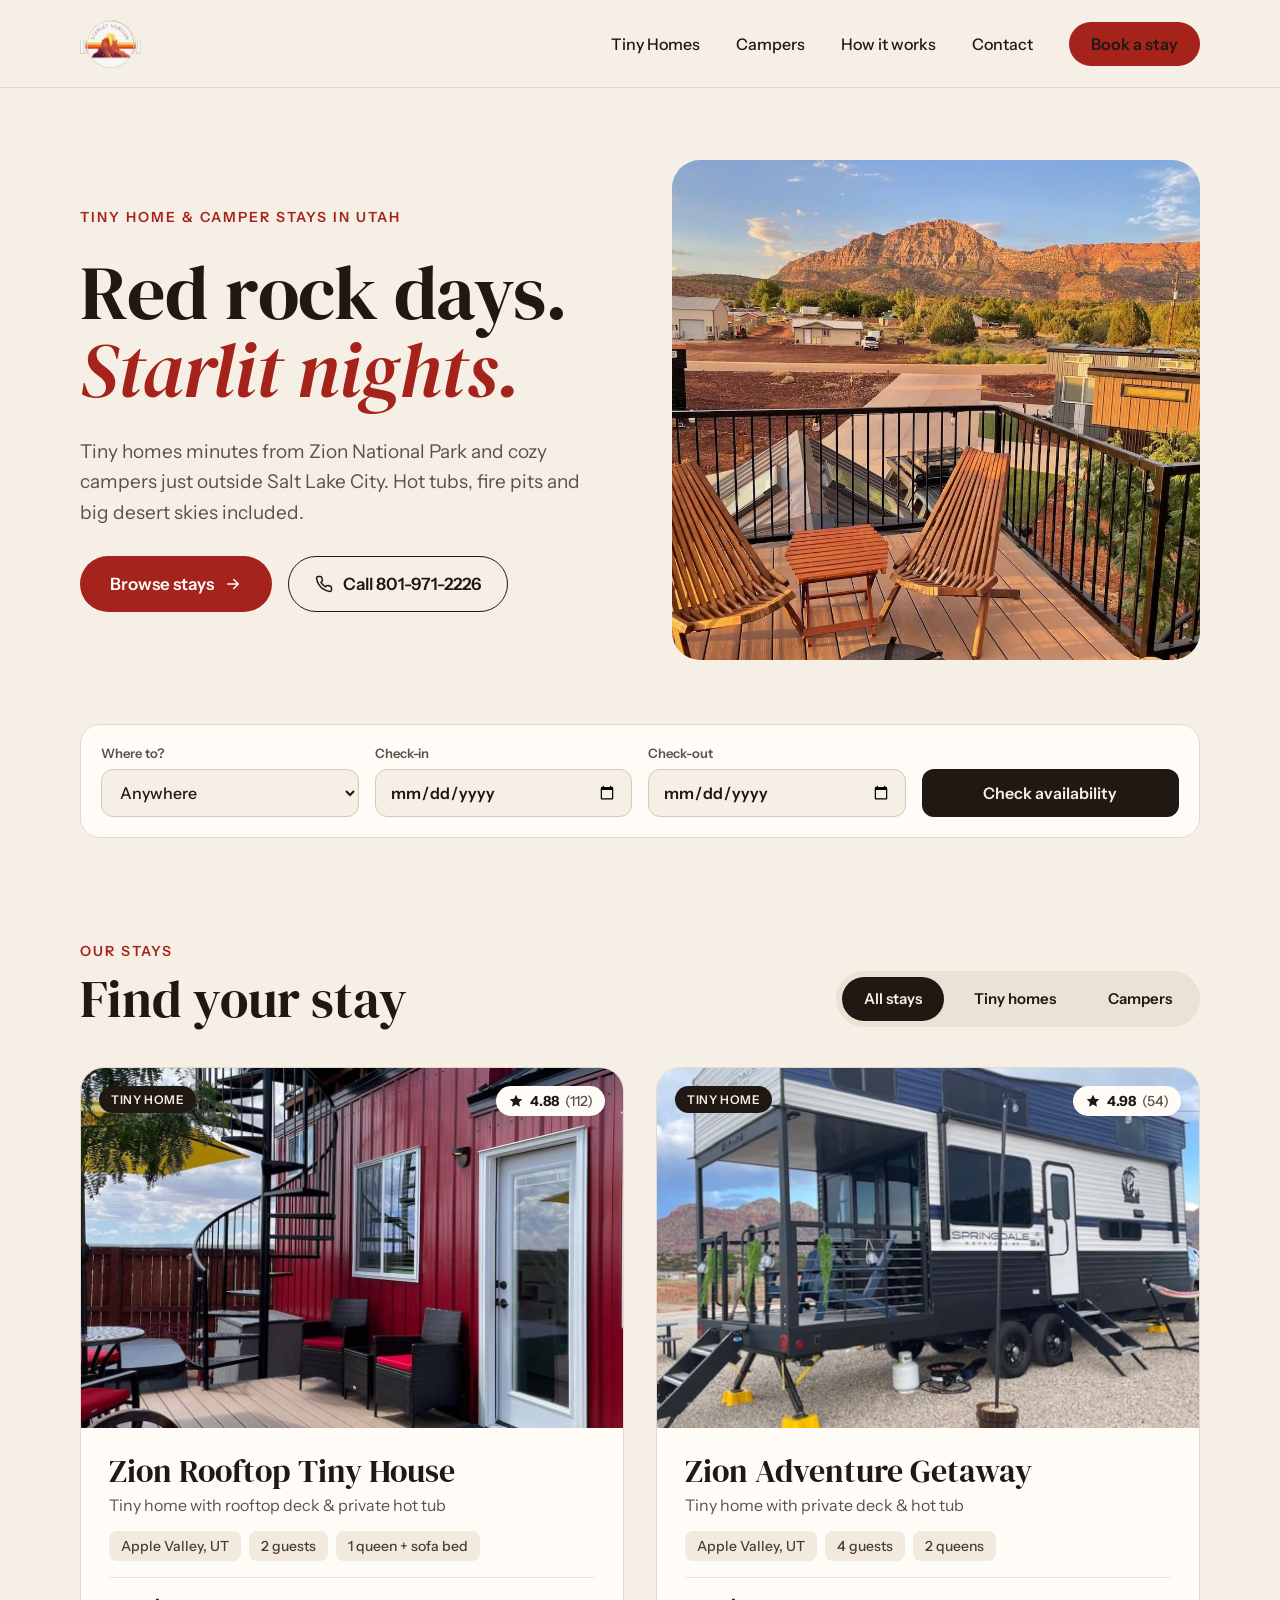
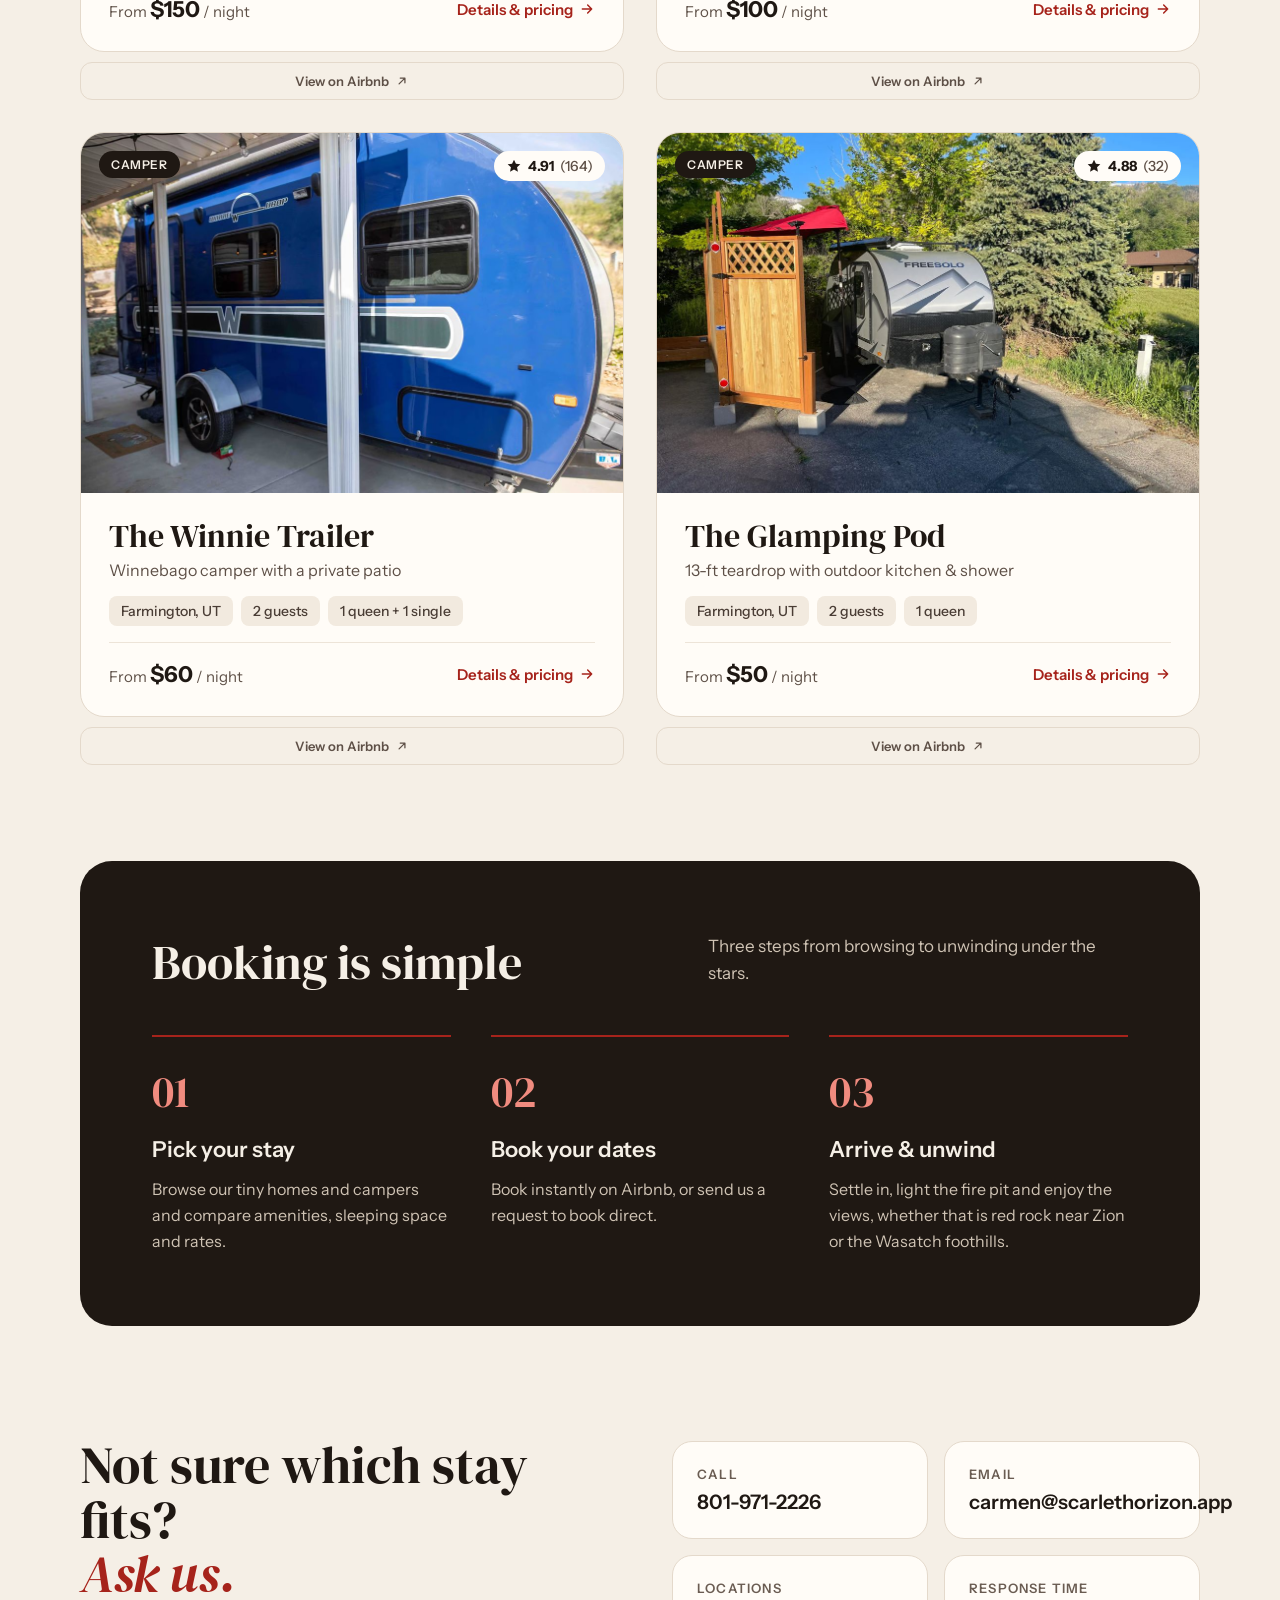
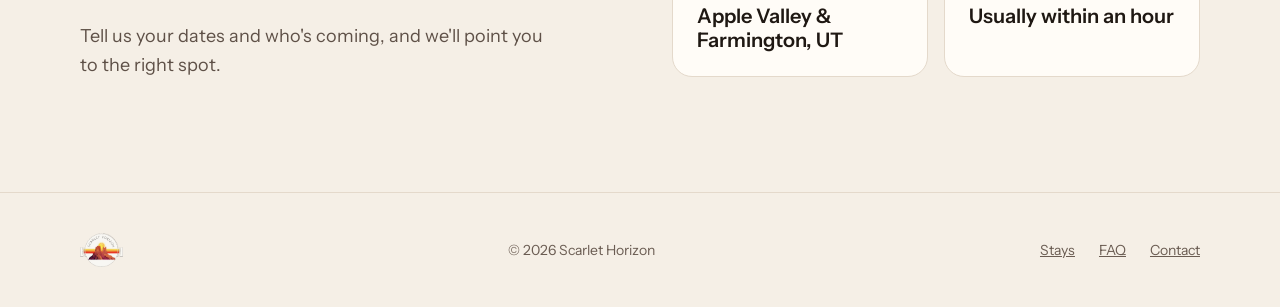
<file: index.html>
<!doctype html>
<html lang="en">
<head>
<meta charset="utf-8">
<meta name="viewport" content="width=device-width, initial-scale=1">
<title>Scarlet Horizon — Stays</title>
<meta name="description" content="Tiny home and camper rentals in Utah near Zion National Park and Salt Lake City.">
<link rel="preconnect" href="https://fonts.googleapis.com">
<link href="https://fonts.googleapis.com/css2?family=DM+Serif+Display:ital@0;1&amp;family=Instrument+Sans:wght@400;500;600;700&amp;display=swap" rel="stylesheet">
<link rel="stylesheet" href="css/style.css">
<link rel="icon" type="image/png" sizes="32x32" href="favicon-32.png">
<link rel="icon" type="image/png" sizes="16x16" href="favicon-16.png">
<link rel="apple-touch-icon" sizes="180x180" href="apple-touch-icon.png">
<link rel="shortcut icon" href="favicon.ico">
</head>
<body>
<div class="page">

<!-- NAV -->
<header class="site-header">
<a href="index.html" class="brand">
<img src="images/logo-scarlet-horizon.png" alt="Scarlet Horizon" class="brand-logo-img">
</a>
<nav aria-label="Main" class="main-nav">
<a href="#rentals">Tiny Homes</a>
<a href="#rentals">Campers</a>
<a href="#how">How it works</a>
<a href="#contact">Contact</a>
<a href="#rentals" class="btn btn-accent nav-cta">Book a stay</a>
</nav>
</header>

<!-- HERO -->
<section class="hero">
<div class="hero-copy">
<div class="eyebrow">Tiny home &amp; camper stays in Utah</div>
<h1>Red rock days.<br><span class="accent-italic">Starlit nights.</span></h1>
<p>Tiny homes minutes from Zion National Park and cozy campers just outside Salt Lake City. Hot tubs, fire pits and big desert skies included.</p>
<div class="hero-actions">
<a href="#rentals" class="btn btn-accent hero-cta">Browse stays
<svg width="18" height="18" viewBox="0 0 24 24" fill="none" stroke="currentColor" stroke-width="2" stroke-linecap="round" stroke-linejoin="round" aria-hidden="true"><path d="M5 12h14M13 6l6 6-6 6"></path></svg></a>
<a href="tel:+18019712226" class="btn btn-outline hero-call">
<svg width="18" height="18" viewBox="0 0 24 24" fill="none" stroke="currentColor" stroke-width="2" stroke-linecap="round" stroke-linejoin="round" aria-hidden="true"><path d="M22 16.9v3a2 2 0 0 1-2.2 2 19.8 19.8 0 0 1-8.6-3.1 19.5 19.5 0 0 1-6-6A19.8 19.8 0 0 1 2.1 4.2 2 2 0 0 1 4.1 2h3a2 2 0 0 1 2 1.7c.1.9.4 1.8.7 2.7a2 2 0 0 1-.5 2.1L8 9.8a16 16 0 0 0 6 6l1.3-1.3a2 2 0 0 1 2.1-.4c.9.3 1.8.6 2.7.7a2 2 0 0 1 1.7 2z"></path></svg>
Call 801-971-2226</a>
</div>
</div>
<div class="hero-visual">
<img src="images/hero-red-rock.jpg" alt="Golden-hour view of the red rock mountains from a Scarlet Horizon tiny home deck near Zion" class="hero-visual-img">
</div>
</section>

<!-- AVAILABILITY BAR -->
<div class="availability-wrap">
<form class="availability-form">
<label>Where to?
<select><option>Anywhere</option><option>Zion — Apple Valley</option><option>Salt Lake area — Farmington</option></select></label>
<label>Check-in
<input type="date"></label>
<label>Check-out
<input type="date"></label>
<button type="button">Check availability</button>
</form>
</div>

<!-- LISTINGS -->
<section id="rentals" class="listings-section">
<div class="listings-heading-row">
<div style="display: flex; flex-direction: column; gap: 12px;">
<div class="eyebrow">Our stays</div>
<h2>Find your stay</h2>
</div>
<div role="group" aria-label="Filter stays" class="filter-group" id="filter-group">
<button type="button" class="filter-btn" data-filter="all" aria-pressed="true">All stays</button>
<button type="button" class="filter-btn" data-filter="tiny" aria-pressed="false">Tiny homes</button>
<button type="button" class="filter-btn" data-filter="camper" aria-pressed="false">Campers</button>
</div>
</div>

<div class="listings-grid" id="listings-grid">

<div class="listing-tile" data-cat="tiny">
<a href="zion-rooftop.html" class="listing-card">
<div class="listing-photo">
<img src="images/zion-rooftop-exterior.jpg" alt="Zion Rooftop Tiny House">
<span class="listing-cat-badge">Tiny home</span>
<span class="listing-rating-badge"><svg width="16" height="16" viewBox="0 0 24 24" fill="#1F1813" aria-hidden="true"><path d="M12 2.5l2.9 6.1 6.6.8-4.9 4.6 1.3 6.6L12 17.3l-5.9 3.3 1.3-6.6-4.9-4.6 6.6-.8z"></path></svg>4.88<span class="reviews-count">(112)</span></span>
</div>
<div class="listing-body">
<div class="listing-title-block">
<div class="listing-name">Zion Rooftop Tiny House</div>
<div class="listing-tag">Tiny home with rooftop deck &amp; private hot tub</div>
</div>
<div class="listing-chips">
<span class="chip">Apple Valley, UT</span>
<span class="chip">2 guests</span>
<span class="chip">1 queen + sofa bed</span>
</div>
<div class="listing-footer-row">
<div class="listing-price">From <strong>$150</strong> / night</div>
<span class="listing-details-link">Details &amp; pricing
<svg width="16" height="16" viewBox="0 0 24 24" fill="none" stroke="currentColor" stroke-width="2.2" stroke-linecap="round" stroke-linejoin="round" aria-hidden="true"><path d="M5 12h14M13 6l6 6-6 6"></path></svg></span>
</div>
</div>
</a>
<a href="https://www.airbnb.com/rooms/1224585515738311204" class="listing-airbnb-link" target="_blank" rel="noopener">View on Airbnb <svg width="14" height="14" viewBox="0 0 24 24" fill="none" stroke="currentColor" stroke-width="2.2" stroke-linecap="round" stroke-linejoin="round" aria-hidden="true"><path d="M7 17L17 7M9 7h8v8"></path></svg></a>
</div>

<div class="listing-tile" data-cat="tiny">
<a href="zion-adventure.html" class="listing-card">
<div class="listing-photo">
<img src="images/zion-adventure-exterior.jpg" alt="Zion Adventure Getaway">
<span class="listing-cat-badge">Tiny home</span>
<span class="listing-rating-badge"><svg width="16" height="16" viewBox="0 0 24 24" fill="#1F1813" aria-hidden="true"><path d="M12 2.5l2.9 6.1 6.6.8-4.9 4.6 1.3 6.6L12 17.3l-5.9 3.3 1.3-6.6-4.9-4.6 6.6-.8z"></path></svg>4.98<span class="reviews-count">(54)</span></span>
</div>
<div class="listing-body">
<div class="listing-title-block">
<div class="listing-name">Zion Adventure Getaway</div>
<div class="listing-tag">Tiny home with private deck &amp; hot tub</div>
</div>
<div class="listing-chips">
<span class="chip">Apple Valley, UT</span>
<span class="chip">4 guests</span>
<span class="chip">2 queens</span>
</div>
<div class="listing-footer-row">
<div class="listing-price">From <strong>$100</strong> / night</div>
<span class="listing-details-link">Details &amp; pricing
<svg width="16" height="16" viewBox="0 0 24 24" fill="none" stroke="currentColor" stroke-width="2.2" stroke-linecap="round" stroke-linejoin="round" aria-hidden="true"><path d="M5 12h14M13 6l6 6-6 6"></path></svg></span>
</div>
</div>
</a>
<a href="https://www.airbnb.com/rooms/1407299203569709449" class="listing-airbnb-link" target="_blank" rel="noopener">View on Airbnb <svg width="14" height="14" viewBox="0 0 24 24" fill="none" stroke="currentColor" stroke-width="2.2" stroke-linecap="round" stroke-linejoin="round" aria-hidden="true"><path d="M7 17L17 7M9 7h8v8"></path></svg></a>
</div>

<div class="listing-tile" data-cat="camper">
<a href="winnie-trailer.html" class="listing-card">
<div class="listing-photo">
<img src="images/winnie-exterior.jpg" alt="The Winnie Trailer">
<span class="listing-cat-badge">Camper</span>
<span class="listing-rating-badge"><svg width="16" height="16" viewBox="0 0 24 24" fill="#1F1813" aria-hidden="true"><path d="M12 2.5l2.9 6.1 6.6.8-4.9 4.6 1.3 6.6L12 17.3l-5.9 3.3 1.3-6.6-4.9-4.6 6.6-.8z"></path></svg>4.91<span class="reviews-count">(164)</span></span>
</div>
<div class="listing-body">
<div class="listing-title-block">
<div class="listing-name">The Winnie Trailer</div>
<div class="listing-tag">Winnebago camper with a private patio</div>
</div>
<div class="listing-chips">
<span class="chip">Farmington, UT</span>
<span class="chip">2 guests</span>
<span class="chip">1 queen + 1 single</span>
</div>
<div class="listing-footer-row">
<div class="listing-price">From <strong>$60</strong> / night</div>
<span class="listing-details-link">Details &amp; pricing
<svg width="16" height="16" viewBox="0 0 24 24" fill="none" stroke="currentColor" stroke-width="2.2" stroke-linecap="round" stroke-linejoin="round" aria-hidden="true"><path d="M5 12h14M13 6l6 6-6 6"></path></svg></span>
</div>
</div>
</a>
<a href="https://www.airbnb.com/rooms/688626466824736071" class="listing-airbnb-link" target="_blank" rel="noopener">View on Airbnb <svg width="14" height="14" viewBox="0 0 24 24" fill="none" stroke="currentColor" stroke-width="2.2" stroke-linecap="round" stroke-linejoin="round" aria-hidden="true"><path d="M7 17L17 7M9 7h8v8"></path></svg></a>
</div>

<div class="listing-tile" data-cat="camper">
<a href="glamping-pod.html" class="listing-card">
<div class="listing-photo">
<img src="images/glamping-pod-exterior.jpg" alt="The Glamping Pod">
<span class="listing-cat-badge">Camper</span>
<span class="listing-rating-badge"><svg width="16" height="16" viewBox="0 0 24 24" fill="#1F1813" aria-hidden="true"><path d="M12 2.5l2.9 6.1 6.6.8-4.9 4.6 1.3 6.6L12 17.3l-5.9 3.3 1.3-6.6-4.9-4.6 6.6-.8z"></path></svg>4.88<span class="reviews-count">(32)</span></span>
</div>
<div class="listing-body">
<div class="listing-title-block">
<div class="listing-name">The Glamping Pod</div>
<div class="listing-tag">13-ft teardrop with outdoor kitchen &amp; shower</div>
</div>
<div class="listing-chips">
<span class="chip">Farmington, UT</span>
<span class="chip">2 guests</span>
<span class="chip">1 queen</span>
</div>
<div class="listing-footer-row">
<div class="listing-price">From <strong>$50</strong> / night</div>
<span class="listing-details-link">Details &amp; pricing
<svg width="16" height="16" viewBox="0 0 24 24" fill="none" stroke="currentColor" stroke-width="2.2" stroke-linecap="round" stroke-linejoin="round" aria-hidden="true"><path d="M5 12h14M13 6l6 6-6 6"></path></svg></span>
</div>
</div>
</a>
<a href="https://www.airbnb.com/rooms/1167707772700460633" class="listing-airbnb-link" target="_blank" rel="noopener">View on Airbnb <svg width="14" height="14" viewBox="0 0 24 24" fill="none" stroke="currentColor" stroke-width="2.2" stroke-linecap="round" stroke-linejoin="round" aria-hidden="true"><path d="M7 17L17 7M9 7h8v8"></path></svg></a>
</div>

</div>
</section>

<!-- HOW IT WORKS -->
<section id="how" class="how-it-works">
<div class="how-header">
<h2>Booking is simple</h2>
<p>Three steps from browsing to unwinding under the stars.</p>
</div>
<div class="how-steps">
<div class="how-step">
<div class="how-step-num">01</div>
<div class="how-step-title">Pick your stay</div>
<p>Browse our tiny homes and campers and compare amenities, sleeping space and rates.</p>
</div>
<div class="how-step">
<div class="how-step-num">02</div>
<div class="how-step-title">Book your dates</div>
<p>Book instantly on Airbnb, or send us a request to book direct.</p>
</div>
<div class="how-step">
<div class="how-step-num">03</div>
<div class="how-step-title">Arrive &amp; unwind</div>
<p>Settle in, light the fire pit and enjoy the views, whether that is red rock near Zion or the Wasatch foothills.</p>
</div>
</div>
</section>

<!-- CONTACT CTA -->
<section id="contact" class="contact-section">
<div class="contact-copy">
<h2>Not sure which stay fits?<br><span class="accent-italic">Ask us.</span></h2>
<p>Tell us your dates and who's coming, and we'll point you to the right spot.</p>
</div>
<div class="contact-grid">
<div class="contact-card">
<div class="contact-card-label">Call</div>
<a href="tel:+18019712226" class="contact-card-value">801-971-2226</a>
</div>
<div class="contact-card">
<div class="contact-card-label">Email</div>
<a href="mailto:carmen@scarlethorizon.app" class="contact-card-value">carmen@scarlethorizon.app</a>
</div>
<div class="contact-card">
<div class="contact-card-label">Locations</div>
<div class="contact-card-value">Apple Valley &amp; Farmington, UT</div>
</div>
<div class="contact-card">
<div class="contact-card-label">Response time</div>
<div class="contact-card-value">Usually within an hour</div>
</div>
</div>
</section>

<!-- FOOTER -->
<footer class="site-footer">
<div class="footer-brand">
<img src="images/logo-scarlet-horizon.png" alt="Scarlet Horizon" class="footer-brand-logo-img">
</div>
<div>© 2026 Scarlet Horizon</div>
<nav aria-label="Footer" class="footer-nav">
<a href="#rentals">Stays</a>
<a href="faq.html">FAQ</a>
<a href="#contact">Contact</a>
</nav>
</footer>
</div>
<script src="js/main.js"></script>
</body>
</html>
</file>
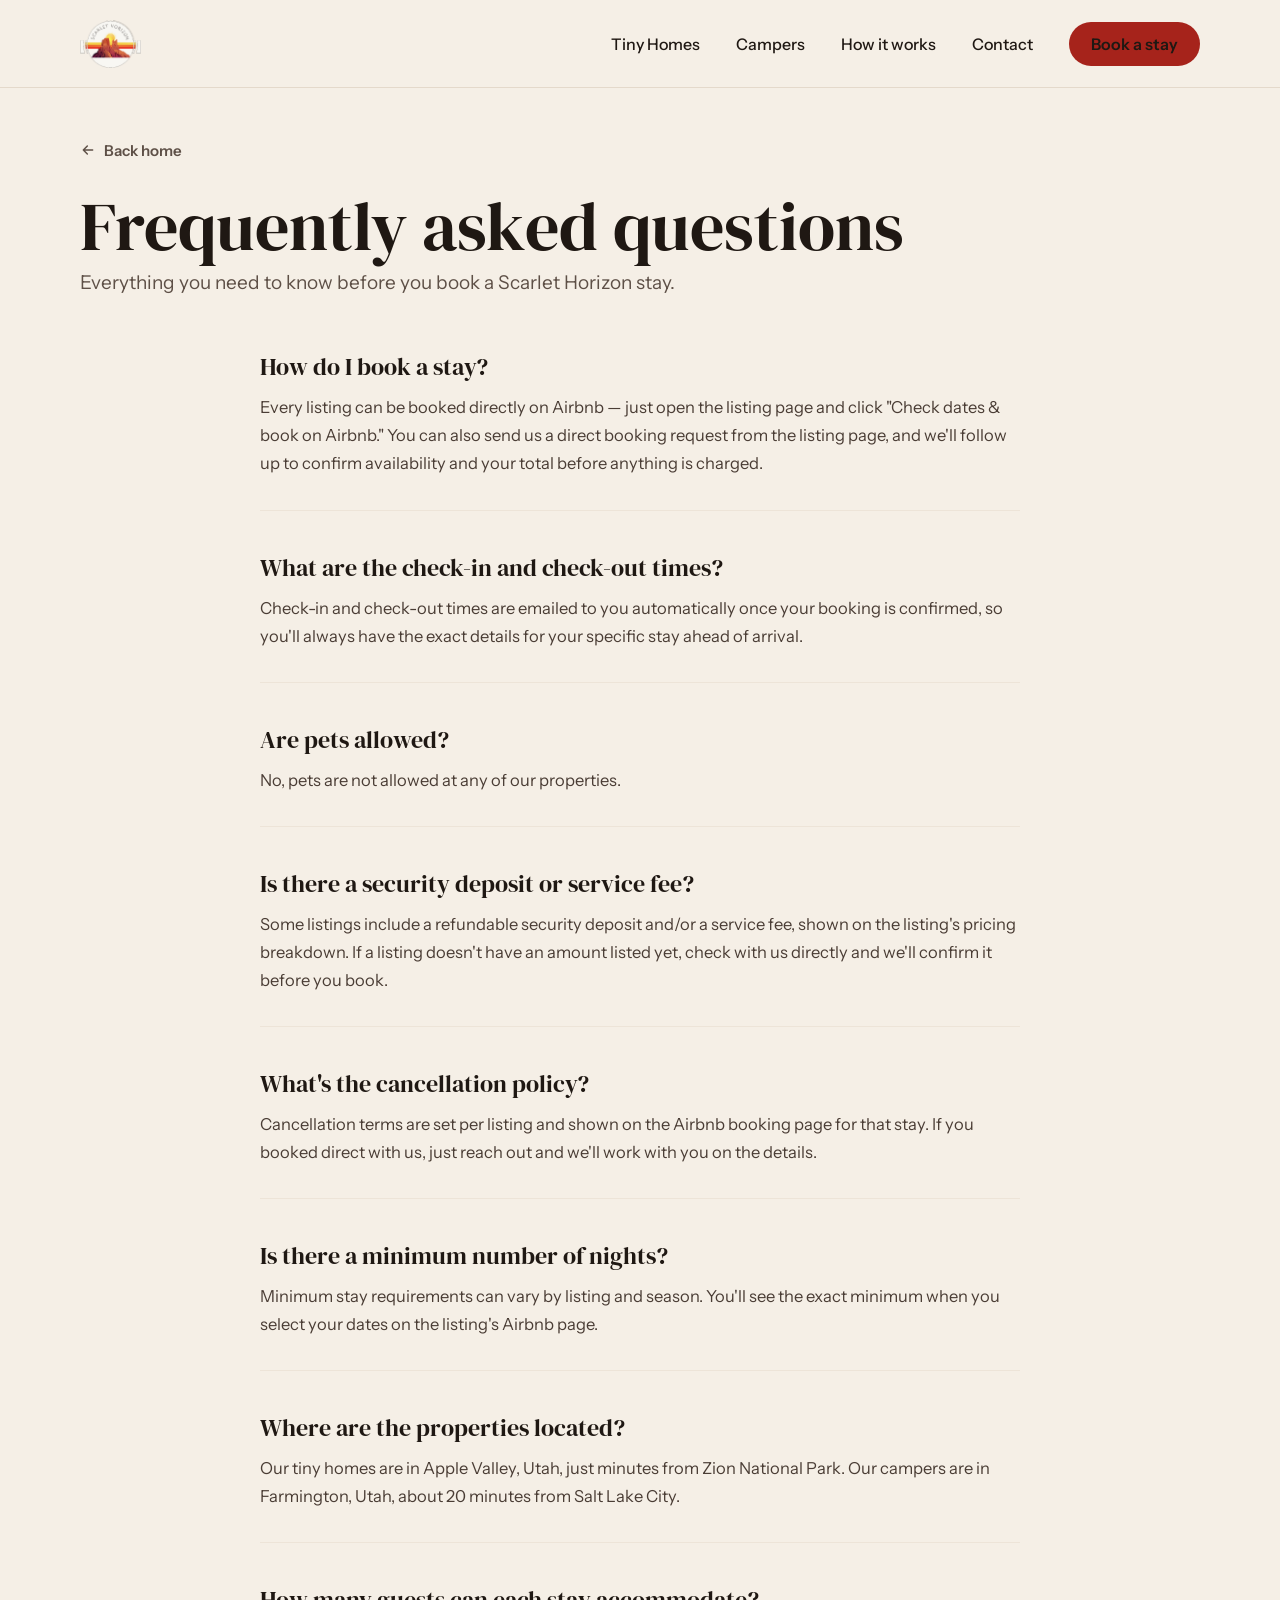
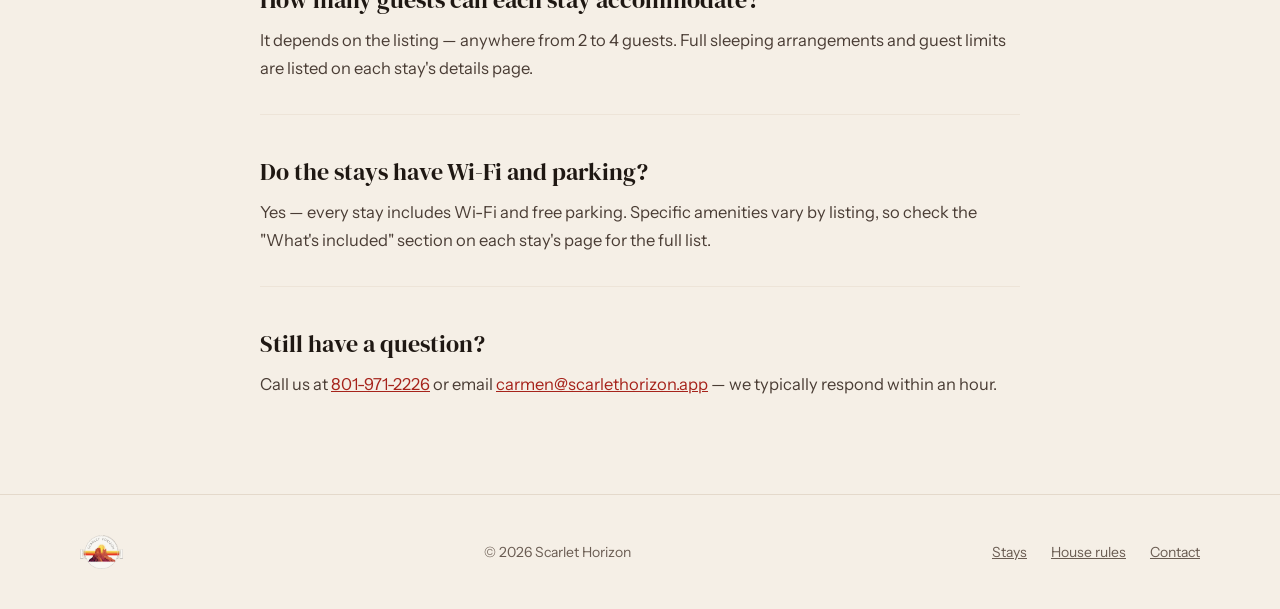
<file: Faq.html>
<!doctype html>
<html lang="en">
<head>
<meta charset="utf-8">
<meta name="viewport" content="width=device-width, initial-scale=1">
<title>FAQ — Scarlet Horizon</title>
<meta name="description" content="Frequently asked questions about booking a Scarlet Horizon tiny home or camper stay in Utah.">
<link rel="preconnect" href="https://fonts.googleapis.com">
<link href="https://fonts.googleapis.com/css2?family=DM+Serif+Display:ital@0;1&amp;family=Instrument+Sans:wght@400;500;600;700&amp;display=swap" rel="stylesheet">
<link rel="stylesheet" href="css/style.css">
<link rel="icon" type="image/png" sizes="32x32" href="favicon-32.png">
<link rel="icon" type="image/png" sizes="16x16" href="favicon-16.png">
<link rel="apple-touch-icon" sizes="180x180" href="apple-touch-icon.png">
<link rel="shortcut icon" href="favicon.ico">
<style>
.faq-body {
  box-sizing: border-box;
  padding: 24px 80px 96px;
  display: flex;
  justify-content: center;
}
.faq-list {
  width: 100%;
  max-width: 760px;
  display: flex;
  flex-direction: column;
  gap: 40px;
}
.faq-item {
  display: flex;
  flex-direction: column;
  gap: 10px;
  padding-bottom: 32px;
  border-bottom: 1px solid var(--border-soft);
}
.faq-item:last-child {
  border-bottom: none;
  padding-bottom: 0;
}
.faq-item h2 {
  margin: 0;
  font-family: 'DM Serif Display', Georgia, serif;
  font-weight: 400;
  font-size: 24px;
}
.faq-item p {
  margin: 0;
  font-size: 16.5px;
  line-height: 1.7;
  color: var(--text-body);
}
.faq-item p + p {
  margin-top: 4px;
}
.faq-note {
  max-width: 760px;
  margin: 0 auto 8px;
  font-size: 14px;
  color: var(--text-muted);
  font-style: italic;
}
</style>
</head>
<body>
<div class="page">

<!-- NAV -->
<header class="site-header">
<a href="index.html" class="brand">
<img src="images/logo-scarlet-horizon.png" alt="Scarlet Horizon" class="brand-logo-img">
</a>
<nav aria-label="Main" class="main-nav">
<a href="index.html">Tiny Homes</a>
<a href="index.html">Campers</a>
<a href="index.html#how">How it works</a>
<a href="index.html#contact">Contact</a>
<a href="index.html#rentals" class="btn btn-accent nav-cta">Book a stay</a>
</nav>
</header>

<!-- TITLE -->
<section class="title-section">
<a href="index.html" class="back-link">
<svg width="16" height="16" viewBox="0 0 24 24" fill="none" stroke="currentColor" stroke-width="2.2" stroke-linecap="round" stroke-linejoin="round" aria-hidden="true"><path d="M19 12H5M11 18l-6-6 6-6"></path></svg>
Back home</a>
<div class="title-meta">
<h1>Frequently asked questions</h1>
<div class="title-tag">Everything you need to know before you book a Scarlet Horizon stay.</div>
</div>
</section>

<!-- FAQ -->
<section class="faq-body">
<div class="faq-list">

<div class="faq-item">
<h2>How do I book a stay?</h2>
<p>Every listing can be booked directly on Airbnb — just open the listing page and click "Check dates &amp; book on Airbnb." You can also send us a direct booking request from the listing page, and we'll follow up to confirm availability and your total before anything is charged.</p>
</div>

<div class="faq-item">
<h2>What are the check-in and check-out times?</h2>
<p>Check-in and check-out times are emailed to you automatically once your booking is confirmed, so you'll always have the exact details for your specific stay ahead of arrival.</p>
</div>

<div class="faq-item">
<h2>Are pets allowed?</h2>
<p>No, pets are not allowed at any of our properties.</p>
</div>

<div class="faq-item">
<h2>Is there a security deposit or service fee?</h2>
<p>Some listings include a refundable security deposit and/or a service fee, shown on the listing's pricing breakdown. If a listing doesn't have an amount listed yet, check with us directly and we'll confirm it before you book.</p>
</div>

<div class="faq-item">
<h2>What's the cancellation policy?</h2>
<p>Cancellation terms are set per listing and shown on the Airbnb booking page for that stay. If you booked direct with us, just reach out and we'll work with you on the details.</p>
</div>

<div class="faq-item">
<h2>Is there a minimum number of nights?</h2>
<p>Minimum stay requirements can vary by listing and season. You'll see the exact minimum when you select your dates on the listing's Airbnb page.</p>
</div>

<div class="faq-item">
<h2>Where are the properties located?</h2>
<p>Our tiny homes are in Apple Valley, Utah, just minutes from Zion National Park. Our campers are in Farmington, Utah, about 20 minutes from Salt Lake City.</p>
</div>

<div class="faq-item">
<h2>How many guests can each stay accommodate?</h2>
<p>It depends on the listing — anywhere from 2 to 4 guests. Full sleeping arrangements and guest limits are listed on each stay's details page.</p>
</div>

<div class="faq-item">
<h2>Do the stays have Wi-Fi and parking?</h2>
<p>Yes — every stay includes Wi-Fi and free parking. Specific amenities vary by listing, so check the "What's included" section on each stay's page for the full list.</p>
</div>

<div class="faq-item">
<h2>Still have a question?</h2>
<p>Call us at <a href="tel:+18019712226">801-971-2226</a> or email <a href="mailto:carmen@scarlethorizon.app">carmen@scarlethorizon.app</a> — we typically respond within an hour.</p>
</div>

</div>
</section>

<!-- FOOTER -->
<footer class="site-footer">
<div class="footer-brand">
<img src="images/logo-scarlet-horizon.png" alt="Scarlet Horizon" class="footer-brand-logo-img">
</div>
<div>© 2026 Scarlet Horizon</div>
<nav aria-label="Footer" class="footer-nav">
<a href="index.html#rentals">Stays</a>
<a href="faq.html">House rules</a>
<a href="index.html#contact">Contact</a>
</nav>
</footer>
</div>
</body>
</html>
</file>
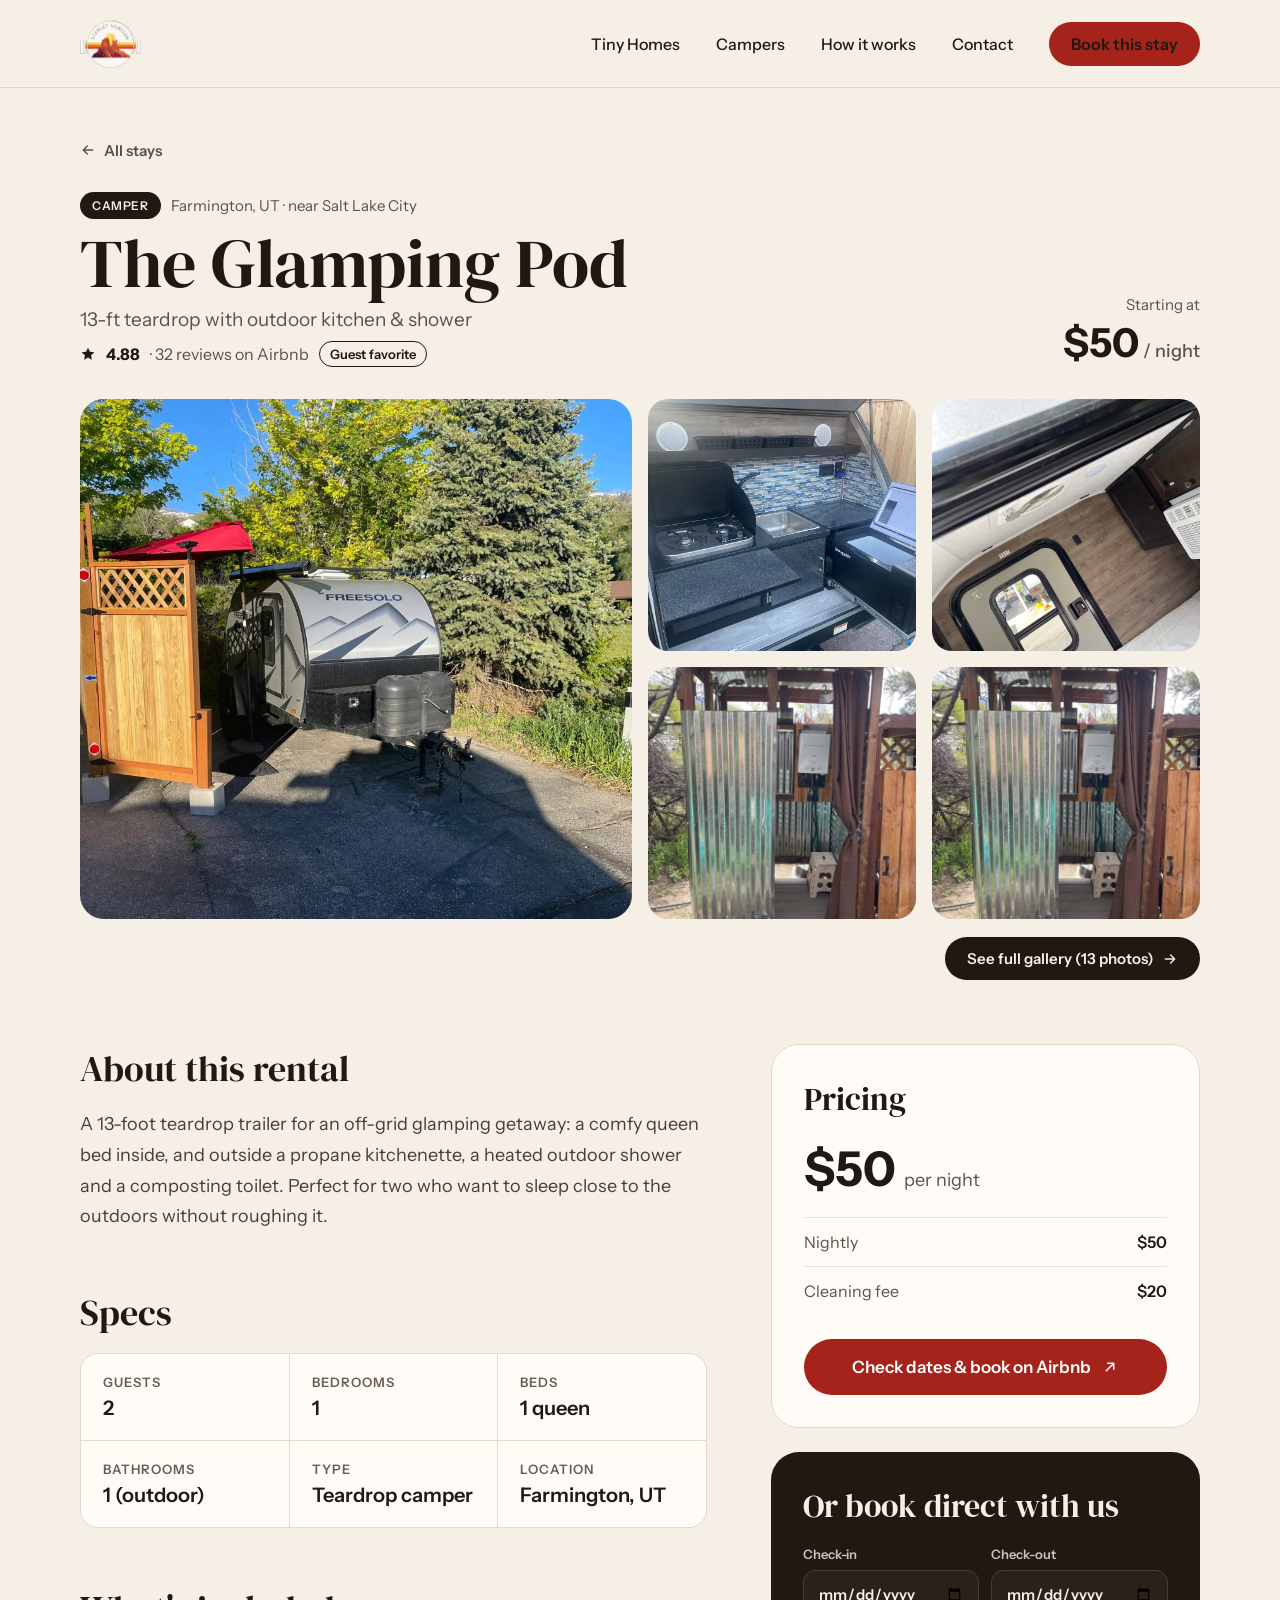
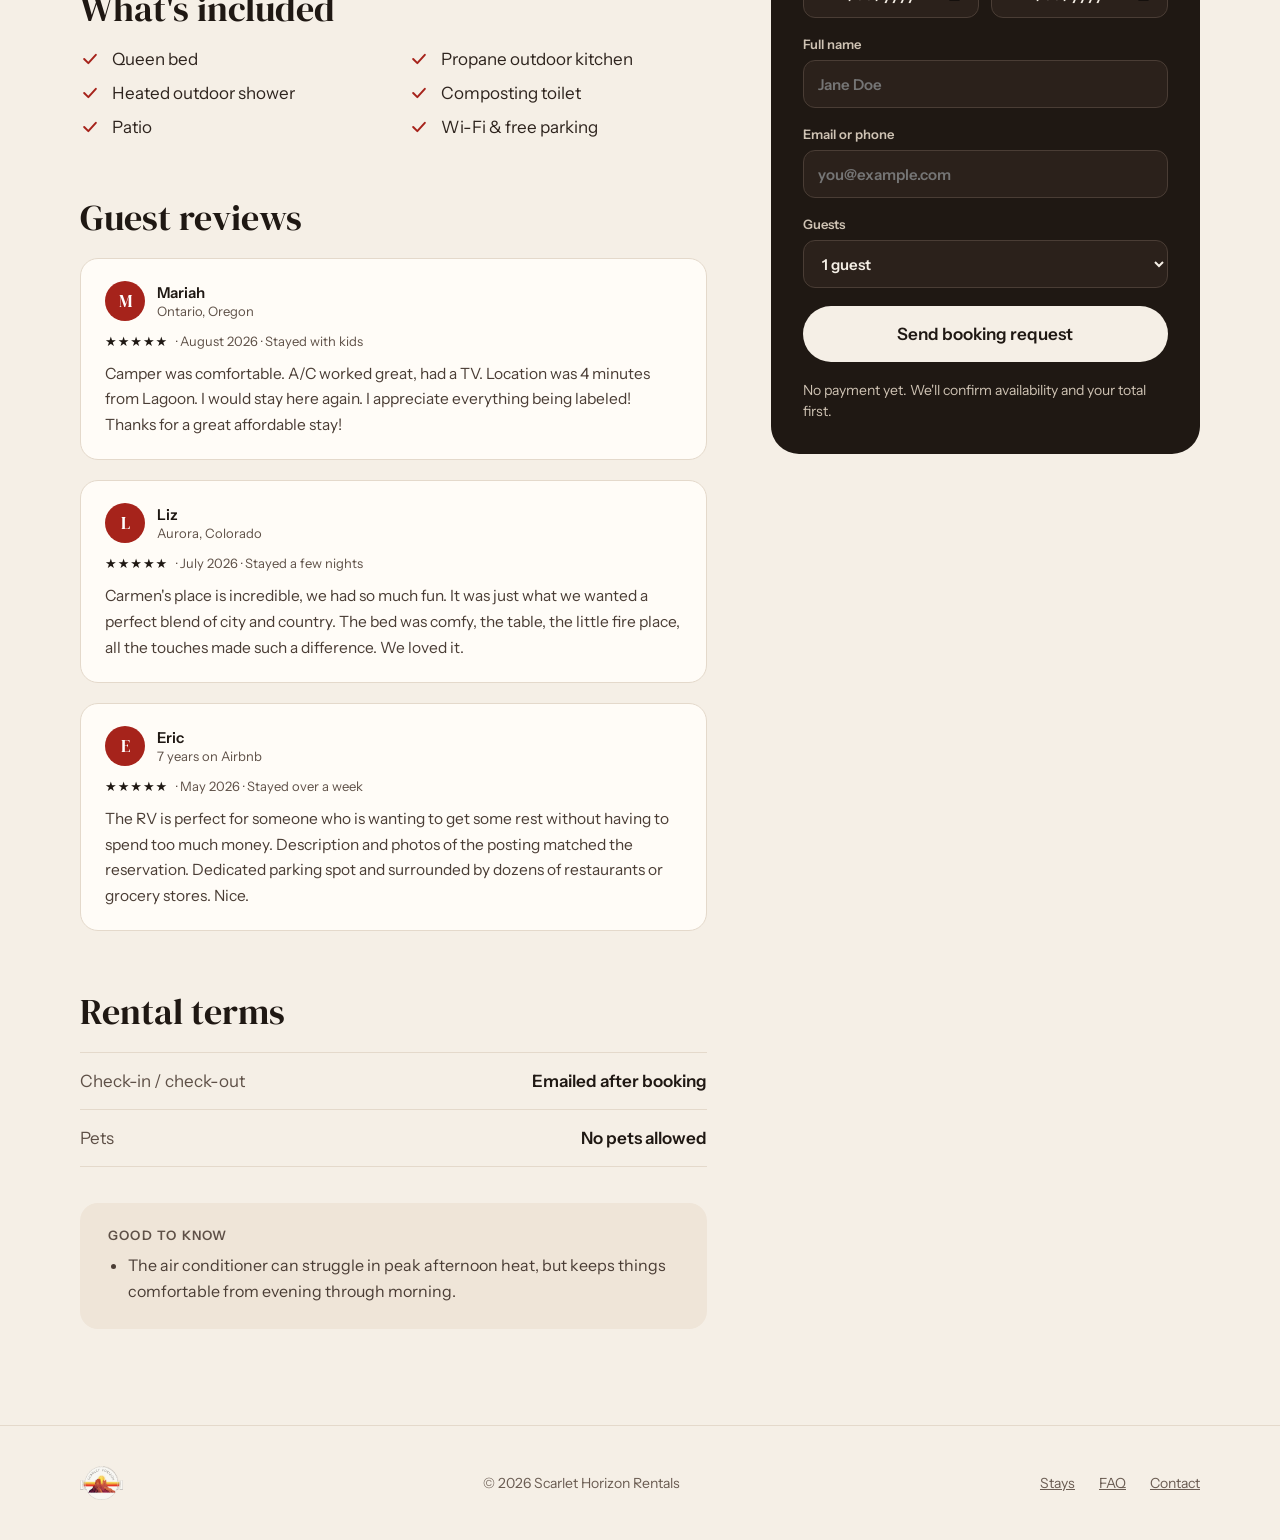
<file: glamping-pod.html>
<!doctype html>
<html lang="en">
<head>
<meta charset="utf-8">
<meta name="viewport" content="width=device-width, initial-scale=1">
<title>The Glamping Pod — Details &amp; Pricing</title>
<meta name="description" content="13-ft teardrop camper with outdoor kitchen and shower in Farmington, UT near Salt Lake City.">
<link rel="preconnect" href="https://fonts.googleapis.com">
<link href="https://fonts.googleapis.com/css2?family=DM+Serif+Display:ital@0;1&amp;family=Instrument+Sans:wght@400;500;600;700&amp;display=swap" rel="stylesheet">
<link rel="stylesheet" href="css/style.css">
<link rel="icon" type="image/png" sizes="32x32" href="favicon-32.png">
<link rel="icon" type="image/png" sizes="16x16" href="favicon-16.png">
<link rel="apple-touch-icon" sizes="180x180" href="apple-touch-icon.png">
<link rel="shortcut icon" href="favicon.ico">
</head>
<body>
<div class="page">

<!-- NAV -->
<header class="site-header">
<a href="index.html" class="brand">
<img src="images/logo-scarlet-horizon.png" alt="Scarlet Horizon" class="brand-logo-img">
</a>
<nav aria-label="Main" class="main-nav">
<a href="index.html">Tiny Homes</a>
<a href="index.html">Campers</a>
<a href="index.html">How it works</a>
<a href="index.html">Contact</a>
<a href="https://www.airbnb.com/rooms/1167707772700460633" class="btn btn-accent nav-cta" target="_blank" rel="noopener">Book this stay</a>
</nav>
</header>

<!-- TITLE -->
<section class="title-section">
<a href="index.html" class="back-link">
<svg width="16" height="16" viewBox="0 0 24 24" fill="none" stroke="currentColor" stroke-width="2.2" stroke-linecap="round" stroke-linejoin="round" aria-hidden="true"><path d="M19 12H5M11 18l-6-6 6-6"></path></svg>
All stays</a>
<div class="title-row">
<div class="title-meta">
<div class="title-badges">
<span class="cat-pill">Camper</span>
<span class="location-text">Farmington, UT · near Salt Lake City</span>
</div>
<h1>The Glamping Pod</h1>
<div class="title-tag">13-ft teardrop with outdoor kitchen &amp; shower</div>
<div class="rating-row"><svg width="16" height="16" viewBox="0 0 24 24" fill="#1F1813" aria-hidden="true"><path d="M12 2.5l2.9 6.1 6.6.8-4.9 4.6 1.3 6.6L12 17.3l-5.9 3.3 1.3-6.6-4.9-4.6 6.6-.8z"></path></svg><strong>4.88</strong><span class="muted">· 32 reviews on Airbnb</span><span class="badge-outline">Guest favorite</span></div>
</div>
<div class="price-block">
<div class="label">Starting at</div>
<div class="price">$50<span class="per"> / night</span></div>
</div>
</div>
</section>

<!-- GALLERY -->
<section class="gallery">
<div class="gallery-main"><img src="images/glamping-pod-exterior.jpg" alt="The Glamping Pod, a FreeSolo teardrop trailer"></div>
<div class="gallery-item"><img src="images/glamping-pod-kitchen.jpg" alt="Outdoor kitchen with stove and sink"></div>
<div class="gallery-item"><img src="images/glamping-pod-interior.jpg" alt="Interior with queen bed"></div>
<div class="gallery-item"><img src="images/glamping-pod-shower.jpg" alt="Outdoor heated shower"></div>
<div class="gallery-item"><img src="images/glamping-pod-patio.jpg" alt="Private patio at night"></div>
</section>

<div class="view-all-photos">
<a href="glamping-pod-gallery.html">See full gallery (13 photos)
<svg width="16" height="16" viewBox="0 0 24 24" fill="none" stroke="currentColor" stroke-width="2.2" stroke-linecap="round" stroke-linejoin="round" aria-hidden="true"><path d="M5 12h14M13 6l6 6-6 6"></path></svg></a>
</div>

<!-- BODY -->
<section class="detail-body">

<!-- LEFT: info -->
<div class="detail-left">
<div class="detail-block">
<h2>About this rental</h2>
<p>A 13-foot teardrop trailer for an off-grid glamping getaway: a comfy queen bed inside, and outside a propane kitchenette, a heated outdoor shower and a composting toilet. Perfect for two who want to sleep close to the outdoors without roughing it.</p>
</div>

<div class="detail-block">
<h2>Specs</h2>
<div class="specs-grid">
<div class="spec-item"><div class="spec-label">Guests</div><div class="spec-value">2</div></div>
<div class="spec-item"><div class="spec-label">Bedrooms</div><div class="spec-value">1</div></div>
<div class="spec-item"><div class="spec-label">Beds</div><div class="spec-value">1 queen</div></div>
<div class="spec-item"><div class="spec-label">Bathrooms</div><div class="spec-value">1 (outdoor)</div></div>
<div class="spec-item"><div class="spec-label">Type</div><div class="spec-value">Teardrop camper</div></div>
<div class="spec-item"><div class="spec-label">Location</div><div class="spec-value">Farmington, UT</div></div>
</div>
</div>

<div class="detail-block">
<h2>What's included</h2>
<ul class="amenities-list">
<li><svg width="20" height="20" viewBox="0 0 24 24" fill="none" stroke="#A6231B" stroke-width="2.4" stroke-linecap="round" stroke-linejoin="round" aria-hidden="true"><path d="M5 12l5 5 9-10"></path></svg>Queen bed</li>
<li><svg width="20" height="20" viewBox="0 0 24 24" fill="none" stroke="#A6231B" stroke-width="2.4" stroke-linecap="round" stroke-linejoin="round" aria-hidden="true"><path d="M5 12l5 5 9-10"></path></svg>Propane outdoor kitchen</li>
<li><svg width="20" height="20" viewBox="0 0 24 24" fill="none" stroke="#A6231B" stroke-width="2.4" stroke-linecap="round" stroke-linejoin="round" aria-hidden="true"><path d="M5 12l5 5 9-10"></path></svg>Heated outdoor shower</li>
<li><svg width="20" height="20" viewBox="0 0 24 24" fill="none" stroke="#A6231B" stroke-width="2.4" stroke-linecap="round" stroke-linejoin="round" aria-hidden="true"><path d="M5 12l5 5 9-10"></path></svg>Composting toilet</li>
<li><svg width="20" height="20" viewBox="0 0 24 24" fill="none" stroke="#A6231B" stroke-width="2.4" stroke-linecap="round" stroke-linejoin="round" aria-hidden="true"><path d="M5 12l5 5 9-10"></path></svg>Patio</li>
<li><svg width="20" height="20" viewBox="0 0 24 24" fill="none" stroke="#A6231B" stroke-width="2.4" stroke-linecap="round" stroke-linejoin="round" aria-hidden="true"><path d="M5 12l5 5 9-10"></path></svg>Wi-Fi &amp; free parking</li>
</ul>
</div>

<div class="detail-block">
<h2>Guest reviews</h2>
<div class="reviews-grid">

<div class="review-card">
<div class="review-header">
<div class="review-avatar">M</div>
<div class="review-who">
<div class="review-name">Mariah</div>
<div class="review-place">Ontario, Oregon</div>
</div>
</div>
<div class="review-meta"><span class="review-stars">★★★★★</span><span>· August 2026 · Stayed with kids</span></div>
<p class="review-text">Camper was comfortable. A/C worked great, had a TV. Location was 4 minutes from Lagoon. I would stay here again. I appreciate everything being labeled! Thanks for a great affordable stay!</p>
</div>

<div class="review-card">
<div class="review-header">
<div class="review-avatar">L</div>
<div class="review-who">
<div class="review-name">Liz</div>
<div class="review-place">Aurora, Colorado</div>
</div>
</div>
<div class="review-meta"><span class="review-stars">★★★★★</span><span>· July 2026 · Stayed a few nights</span></div>
<p class="review-text">Carmen's place is incredible, we had so much fun. It was just what we wanted a perfect blend of city and country. The bed was comfy, the table, the little fire place, all the touches made such a difference. We loved it.</p>
</div>

<div class="review-card">
<div class="review-header">
<div class="review-avatar">E</div>
<div class="review-who">
<div class="review-name">Eric</div>
<div class="review-place">7 years on Airbnb</div>
</div>
</div>
<div class="review-meta"><span class="review-stars">★★★★★</span><span>· May 2026 · Stayed over a week</span></div>
<p class="review-text">The RV is perfect for someone who is wanting to get some rest without having to spend too much money. Description and photos of the posting matched the reservation. Dedicated parking spot and surrounded by dozens of restaurants or grocery stores. Nice.</p>
</div>

</div>
</div>

<div class="detail-block">
<h2>Rental terms</h2>
<div class="terms-list">
<div class="terms-row"><span>Check-in / check-out</span><span>Emailed after booking</span></div>
<div class="terms-row"><span>Pets</span><span>No pets allowed</span></div>
</div>
<div class="good-to-know">
<div class="good-to-know-label">Good to know</div>
<ul>
<li>The air conditioner can struggle in peak afternoon heat, but keeps things comfortable from evening through morning.</li>
</ul>
</div>
</div>
</div>

<!-- RIGHT: pricing + booking -->
<aside id="book" class="detail-right">
<div class="pricing-card">
<h2>Pricing</h2>
<div class="rate-line">
<span class="amount">$50</span>
<span class="rate-label">per night</span>
</div>
<div class="price-breakdown">
<div class="price-breakdown-row"><span>Nightly</span><span>$50</span></div>
<div class="price-breakdown-row"><span>Cleaning fee</span><span>$20</span></div>
</div>
<a href="https://www.airbnb.com/rooms/1167707772700460633" class="book-airbnb-btn" target="_blank" rel="noopener">Check dates &amp; book on Airbnb
<svg width="18" height="18" viewBox="0 0 24 24" fill="none" stroke="currentColor" stroke-width="2" stroke-linecap="round" stroke-linejoin="round" aria-hidden="true"><path d="M7 17L17 7M9 7h8v8"></path></svg></a>
</div>

<form class="direct-booking-form">
<h2>Or book direct with us</h2>
<div class="form-row">
<label>Check-in
<input type="date"></label>
<label>Check-out
<input type="date"></label>
</div>
<label>Full name
<input type="text" placeholder="Jane Doe"></label>
<label>Email or phone
<input type="text" placeholder="you@example.com"></label>
<label>Guests
<select><option>1 guest</option><option>2 guests</option></select></label>
<button type="button">Send booking request</button>
<p class="disclaimer">No payment yet. We'll confirm availability and your total first.</p>
</form>
</aside>
</section>

<!-- FOOTER -->
<footer class="site-footer">
<div class="footer-brand">
<img src="images/logo-scarlet-horizon.png" alt="Scarlet Horizon" class="footer-brand-logo-img">
</div>
<div>© 2026 Scarlet Horizon Rentals</div>
<nav aria-label="Footer" class="footer-nav">
<a href="index.html">Stays</a>
<a href="faq.html">FAQ</a>
<a href="index.html">Contact</a>
</nav>
</footer>
</div>
</body>
</html>
</file>
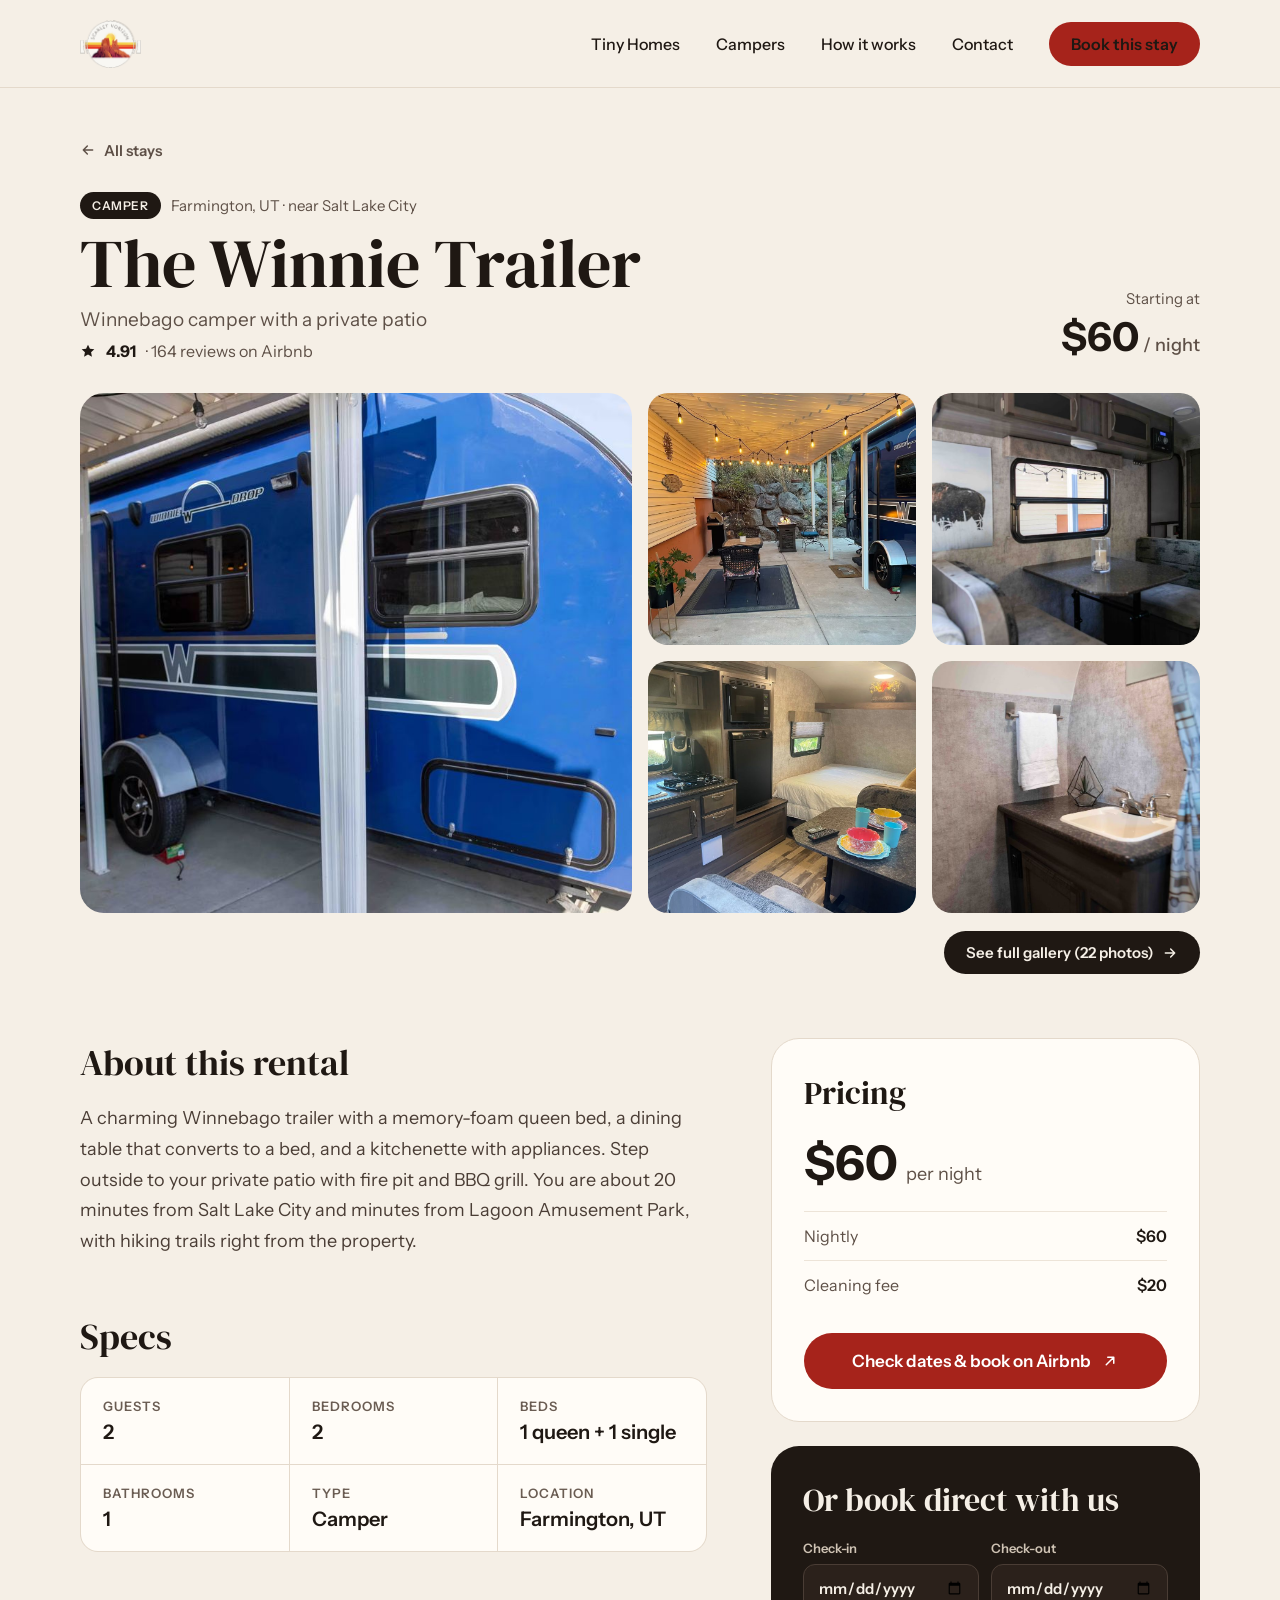
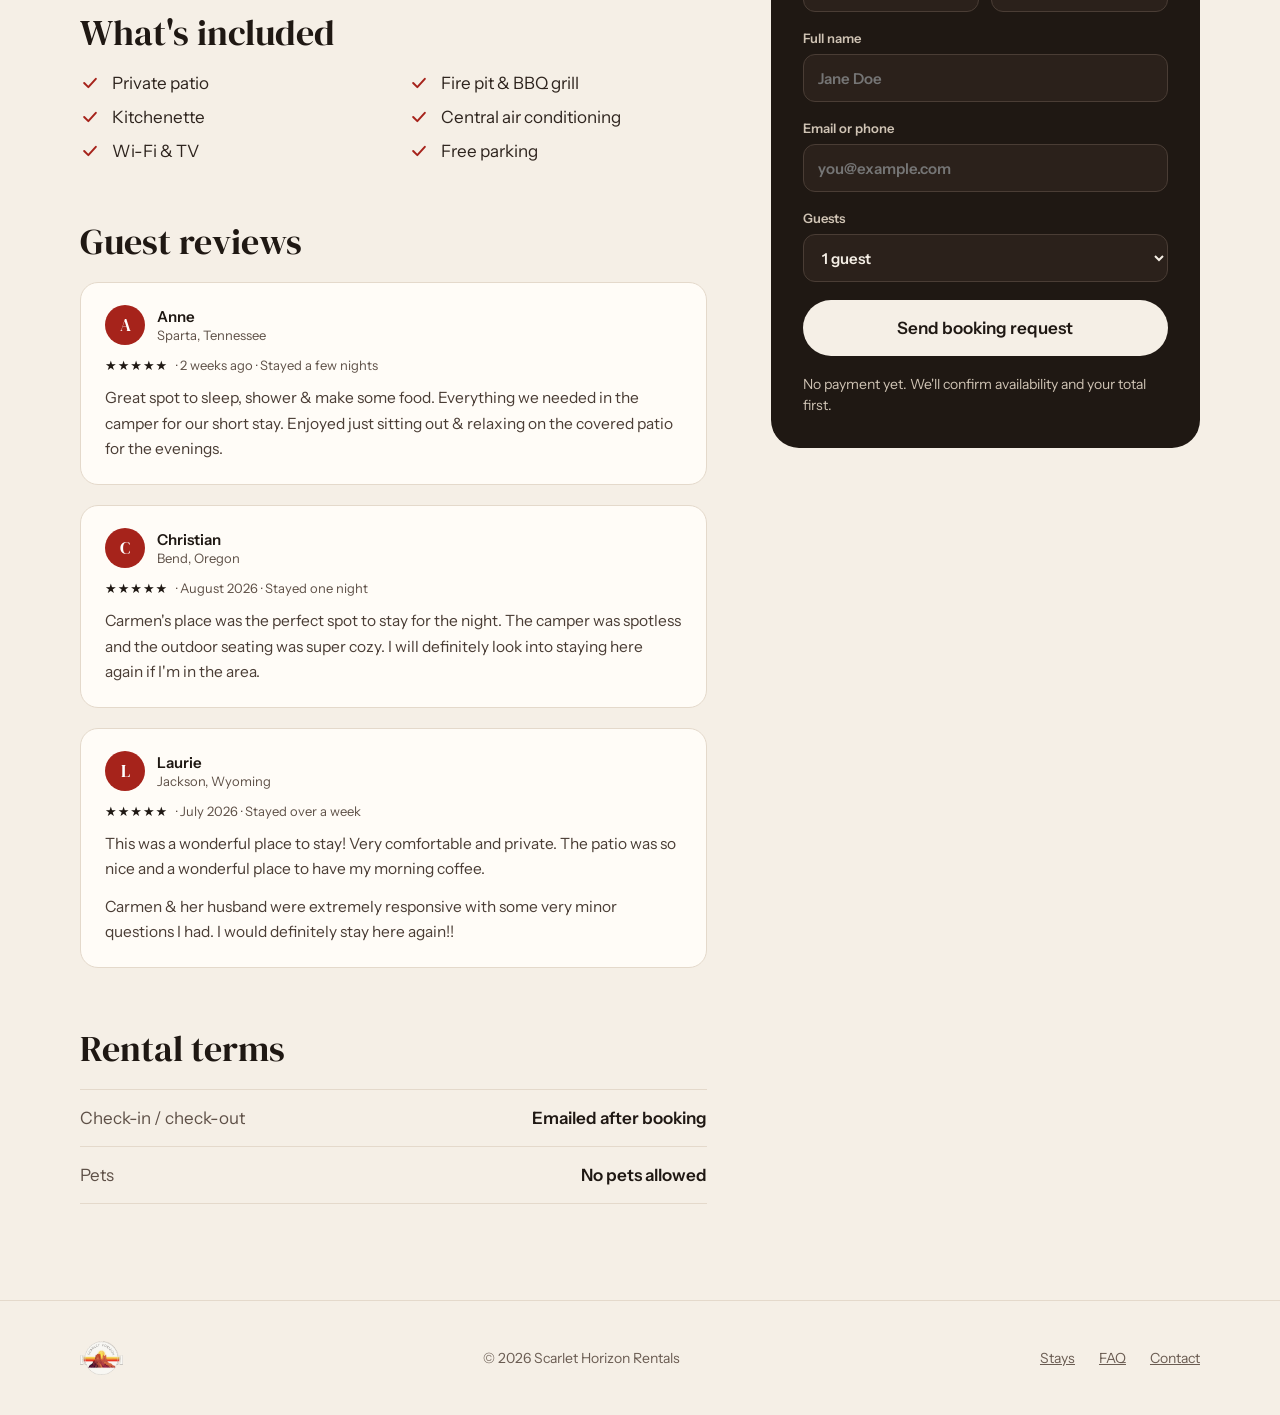
<file: winnie-trailer.html>
<!doctype html>
<html lang="en">
<head>
<meta charset="utf-8">
<meta name="viewport" content="width=device-width, initial-scale=1">
<title>The Winnie Trailer — Details &amp; Pricing</title>
<meta name="description" content="Winnebago camper with a private patio in Farmington, UT near Salt Lake City.">
<link rel="preconnect" href="https://fonts.googleapis.com">
<link href="https://fonts.googleapis.com/css2?family=DM+Serif+Display:ital@0;1&amp;family=Instrument+Sans:wght@400;500;600;700&amp;display=swap" rel="stylesheet">
<link rel="stylesheet" href="css/style.css">
<link rel="icon" type="image/png" sizes="32x32" href="favicon-32.png">
<link rel="icon" type="image/png" sizes="16x16" href="favicon-16.png">
<link rel="apple-touch-icon" sizes="180x180" href="apple-touch-icon.png">
<link rel="shortcut icon" href="favicon.ico">
</head>
<body>
<div class="page">

<!-- NAV -->
<header class="site-header">
<a href="index.html" class="brand">
<img src="images/logo-scarlet-horizon.png" alt="Scarlet Horizon" class="brand-logo-img">
</a>
<nav aria-label="Main" class="main-nav">
<a href="index.html">Tiny Homes</a>
<a href="index.html">Campers</a>
<a href="index.html">How it works</a>
<a href="index.html">Contact</a>
<a href="https://www.airbnb.com/rooms/688626466824736071" class="btn btn-accent nav-cta" target="_blank" rel="noopener">Book this stay</a>
</nav>
</header>

<!-- TITLE -->
<section class="title-section">
<a href="index.html" class="back-link">
<svg width="16" height="16" viewBox="0 0 24 24" fill="none" stroke="currentColor" stroke-width="2.2" stroke-linecap="round" stroke-linejoin="round" aria-hidden="true"><path d="M19 12H5M11 18l-6-6 6-6"></path></svg>
All stays</a>
<div class="title-row">
<div class="title-meta">
<div class="title-badges">
<span class="cat-pill">Camper</span>
<span class="location-text">Farmington, UT · near Salt Lake City</span>
</div>
<h1>The Winnie Trailer</h1>
<div class="title-tag">Winnebago camper with a private patio</div>
<div class="rating-row"><svg width="16" height="16" viewBox="0 0 24 24" fill="#1F1813" aria-hidden="true"><path d="M12 2.5l2.9 6.1 6.6.8-4.9 4.6 1.3 6.6L12 17.3l-5.9 3.3 1.3-6.6-4.9-4.6 6.6-.8z"></path></svg><strong>4.91</strong><span class="muted">· 164 reviews on Airbnb</span></div>
</div>
<div class="price-block">
<div class="label">Starting at</div>
<div class="price">$60<span class="per"> / night</span></div>
</div>
</div>
</section>

<!-- GALLERY -->
<section class="gallery">
<div class="gallery-main"><img src="images/winnie-exterior.jpg" alt="The Winnie Trailer, a Winnebago Drop trailer"></div>
<div class="gallery-item"><img src="images/winnie-patio.jpg" alt="Covered patio with string lights and fire pit"></div>
<div class="gallery-item"><img src="images/winnie-dinette.jpg" alt="Dinette booth"></div>
<div class="gallery-item"><img src="images/winnie-kitchenette-bed.jpg" alt="Kitchenette and queen bed"></div>
<div class="gallery-item"><img src="images/winnie-bathroom.jpg" alt="Bathroom sink"></div>
</section>

<div class="view-all-photos">
<a href="winnie-trailer-gallery.html">See full gallery (22 photos)
<svg width="16" height="16" viewBox="0 0 24 24" fill="none" stroke="currentColor" stroke-width="2.2" stroke-linecap="round" stroke-linejoin="round" aria-hidden="true"><path d="M5 12h14M13 6l6 6-6 6"></path></svg></a>
</div>

<!-- BODY -->
<section class="detail-body">

<!-- LEFT: info -->
<div class="detail-left">
<div class="detail-block">
<h2>About this rental</h2>
<p>A charming Winnebago trailer with a memory-foam queen bed, a dining table that converts to a bed, and a kitchenette with appliances. Step outside to your private patio with fire pit and BBQ grill. You are about 20 minutes from Salt Lake City and minutes from Lagoon Amusement Park, with hiking trails right from the property.</p>
</div>

<div class="detail-block">
<h2>Specs</h2>
<div class="specs-grid">
<div class="spec-item"><div class="spec-label">Guests</div><div class="spec-value">2</div></div>
<div class="spec-item"><div class="spec-label">Bedrooms</div><div class="spec-value">2</div></div>
<div class="spec-item"><div class="spec-label">Beds</div><div class="spec-value">1 queen + 1 single</div></div>
<div class="spec-item"><div class="spec-label">Bathrooms</div><div class="spec-value">1</div></div>
<div class="spec-item"><div class="spec-label">Type</div><div class="spec-value">Camper</div></div>
<div class="spec-item"><div class="spec-label">Location</div><div class="spec-value">Farmington, UT</div></div>
</div>
</div>

<div class="detail-block">
<h2>What's included</h2>
<ul class="amenities-list">
<li><svg width="20" height="20" viewBox="0 0 24 24" fill="none" stroke="#A6231B" stroke-width="2.4" stroke-linecap="round" stroke-linejoin="round" aria-hidden="true"><path d="M5 12l5 5 9-10"></path></svg>Private patio</li>
<li><svg width="20" height="20" viewBox="0 0 24 24" fill="none" stroke="#A6231B" stroke-width="2.4" stroke-linecap="round" stroke-linejoin="round" aria-hidden="true"><path d="M5 12l5 5 9-10"></path></svg>Fire pit &amp; BBQ grill</li>
<li><svg width="20" height="20" viewBox="0 0 24 24" fill="none" stroke="#A6231B" stroke-width="2.4" stroke-linecap="round" stroke-linejoin="round" aria-hidden="true"><path d="M5 12l5 5 9-10"></path></svg>Kitchenette</li>
<li><svg width="20" height="20" viewBox="0 0 24 24" fill="none" stroke="#A6231B" stroke-width="2.4" stroke-linecap="round" stroke-linejoin="round" aria-hidden="true"><path d="M5 12l5 5 9-10"></path></svg>Central air conditioning</li>
<li><svg width="20" height="20" viewBox="0 0 24 24" fill="none" stroke="#A6231B" stroke-width="2.4" stroke-linecap="round" stroke-linejoin="round" aria-hidden="true"><path d="M5 12l5 5 9-10"></path></svg>Wi-Fi &amp; TV</li>
<li><svg width="20" height="20" viewBox="0 0 24 24" fill="none" stroke="#A6231B" stroke-width="2.4" stroke-linecap="round" stroke-linejoin="round" aria-hidden="true"><path d="M5 12l5 5 9-10"></path></svg>Free parking</li>
</ul>
</div>

<div class="detail-block">
<h2>Guest reviews</h2>
<div class="reviews-grid">

<div class="review-card">
<div class="review-header">
<div class="review-avatar">A</div>
<div class="review-who">
<div class="review-name">Anne</div>
<div class="review-place">Sparta, Tennessee</div>
</div>
</div>
<div class="review-meta"><span class="review-stars">★★★★★</span><span>· 2 weeks ago · Stayed a few nights</span></div>
<p class="review-text">Great spot to sleep, shower &amp; make some food. Everything we needed in the camper for our short stay. Enjoyed just sitting out &amp; relaxing on the covered patio for the evenings.</p>
</div>

<div class="review-card">
<div class="review-header">
<div class="review-avatar">C</div>
<div class="review-who">
<div class="review-name">Christian</div>
<div class="review-place">Bend, Oregon</div>
</div>
</div>
<div class="review-meta"><span class="review-stars">★★★★★</span><span>· August 2026 · Stayed one night</span></div>
<p class="review-text">Carmen's place was the perfect spot to stay for the night. The camper was spotless and the outdoor seating was super cozy. I will definitely look into staying here again if I'm in the area.</p>
</div>

<div class="review-card">
<div class="review-header">
<div class="review-avatar">L</div>
<div class="review-who">
<div class="review-name">Laurie</div>
<div class="review-place">Jackson, Wyoming</div>
</div>
</div>
<div class="review-meta"><span class="review-stars">★★★★★</span><span>· July 2026 · Stayed over a week</span></div>
<p class="review-text">This was a wonderful place to stay! Very comfortable and private. The patio was so nice and a wonderful place to have my morning coffee.</p>
<p class="review-text">Carmen &amp; her husband were extremely responsive with some very minor questions I had. I would definitely stay here again!!</p>
</div>

</div>
</div>

<div class="detail-block">
<h2>Rental terms</h2>
<div class="terms-list">
<div class="terms-row"><span>Check-in / check-out</span><span>Emailed after booking</span></div>
<div class="terms-row"><span>Pets</span><span>No pets allowed</span></div>
</div>
</div>
</div>

<!-- RIGHT: pricing + booking -->
<aside id="book" class="detail-right">
<div class="pricing-card">
<h2>Pricing</h2>
<div class="rate-line">
<span class="amount">$60</span>
<span class="rate-label">per night</span>
</div>
<div class="price-breakdown">
<div class="price-breakdown-row"><span>Nightly</span><span>$60</span></div>
<div class="price-breakdown-row"><span>Cleaning fee</span><span>$20</span></div>
</div>
<a href="https://www.airbnb.com/rooms/688626466824736071" class="book-airbnb-btn" target="_blank" rel="noopener">Check dates &amp; book on Airbnb
<svg width="18" height="18" viewBox="0 0 24 24" fill="none" stroke="currentColor" stroke-width="2" stroke-linecap="round" stroke-linejoin="round" aria-hidden="true"><path d="M7 17L17 7M9 7h8v8"></path></svg></a>
</div>

<form class="direct-booking-form">
<h2>Or book direct with us</h2>
<div class="form-row">
<label>Check-in
<input type="date"></label>
<label>Check-out
<input type="date"></label>
</div>
<label>Full name
<input type="text" placeholder="Jane Doe"></label>
<label>Email or phone
<input type="text" placeholder="you@example.com"></label>
<label>Guests
<select><option>1 guest</option><option>2 guests</option></select></label>
<button type="button">Send booking request</button>
<p class="disclaimer">No payment yet. We'll confirm availability and your total first.</p>
</form>
</aside>
</section>

<!-- FOOTER -->
<footer class="site-footer">
<div class="footer-brand">
<img src="images/logo-scarlet-horizon.png" alt="Scarlet Horizon" class="footer-brand-logo-img">
</div>
<div>© 2026 Scarlet Horizon Rentals</div>
<nav aria-label="Footer" class="footer-nav">
<a href="index.html">Stays</a>
<a href="faq.html">FAQ</a>
<a href="index.html">Contact</a>
</nav>
</footer>
</div>
</body>
</html>
</file>
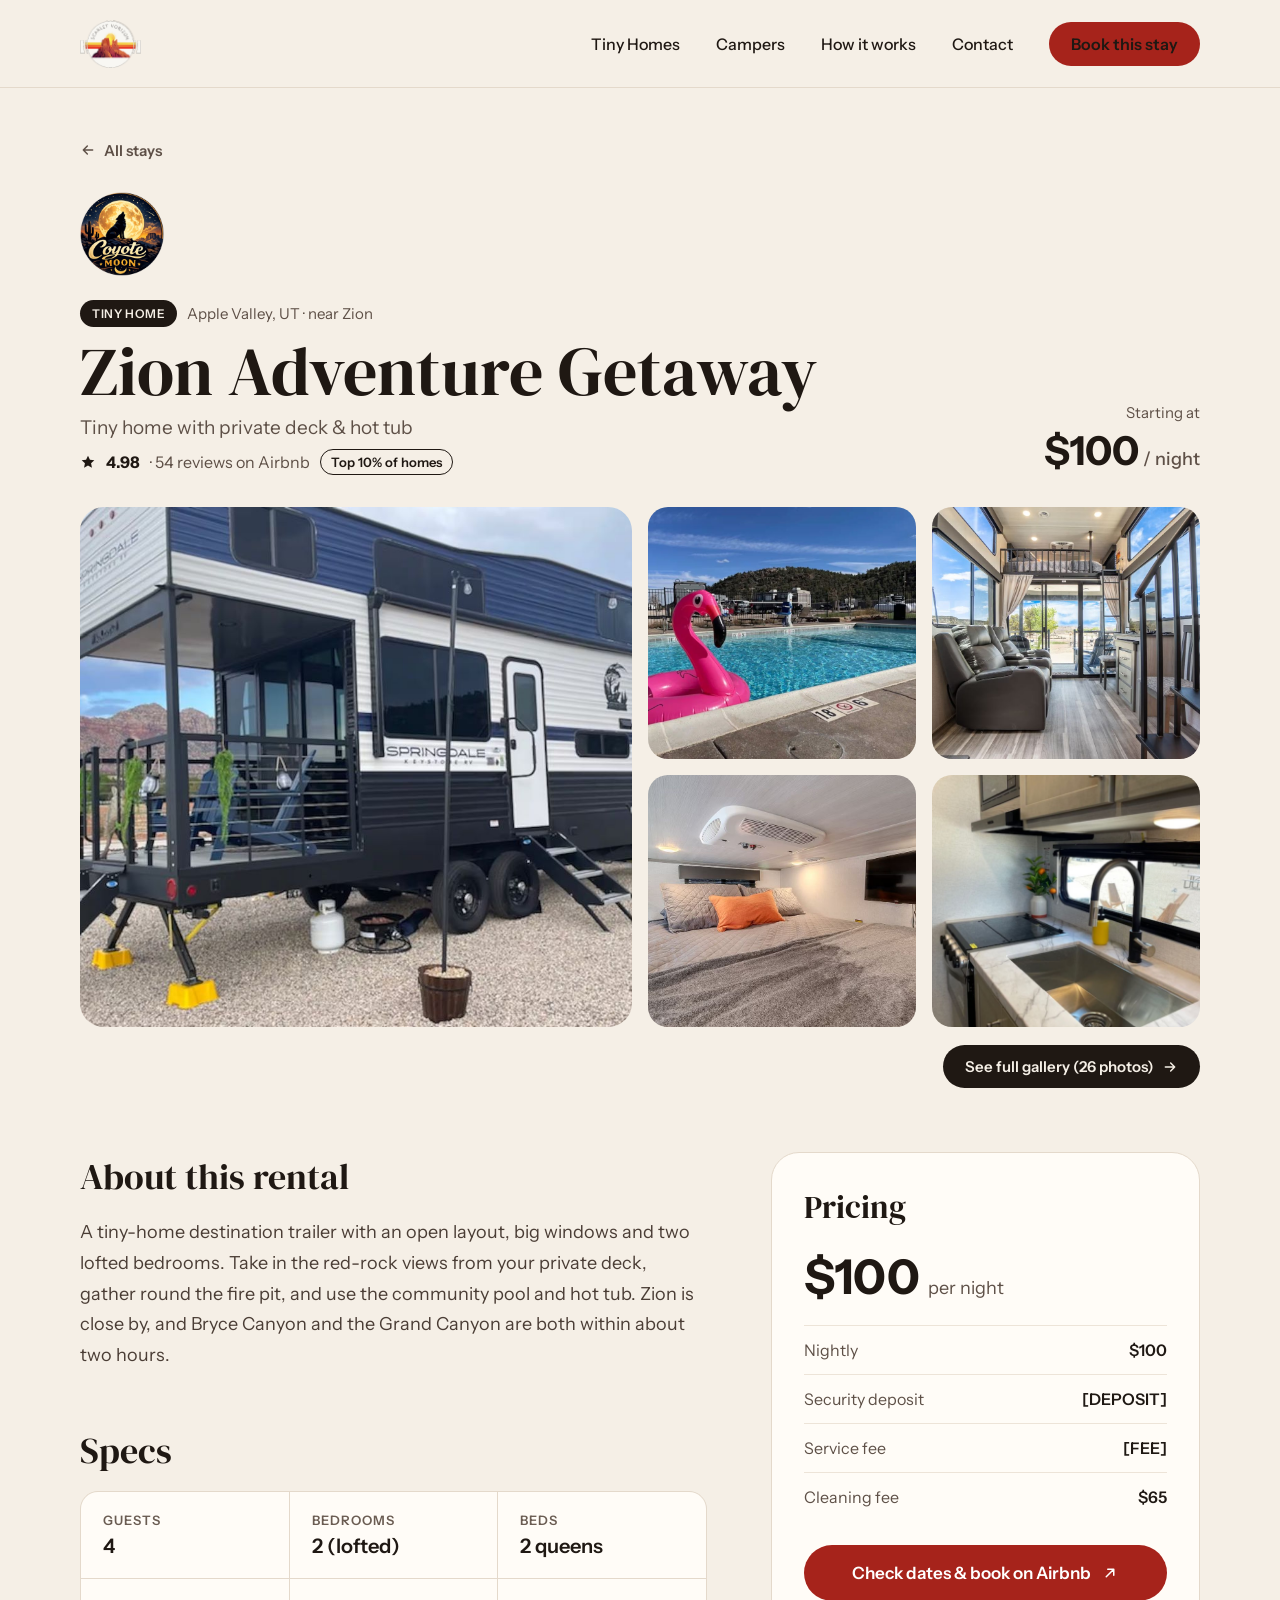
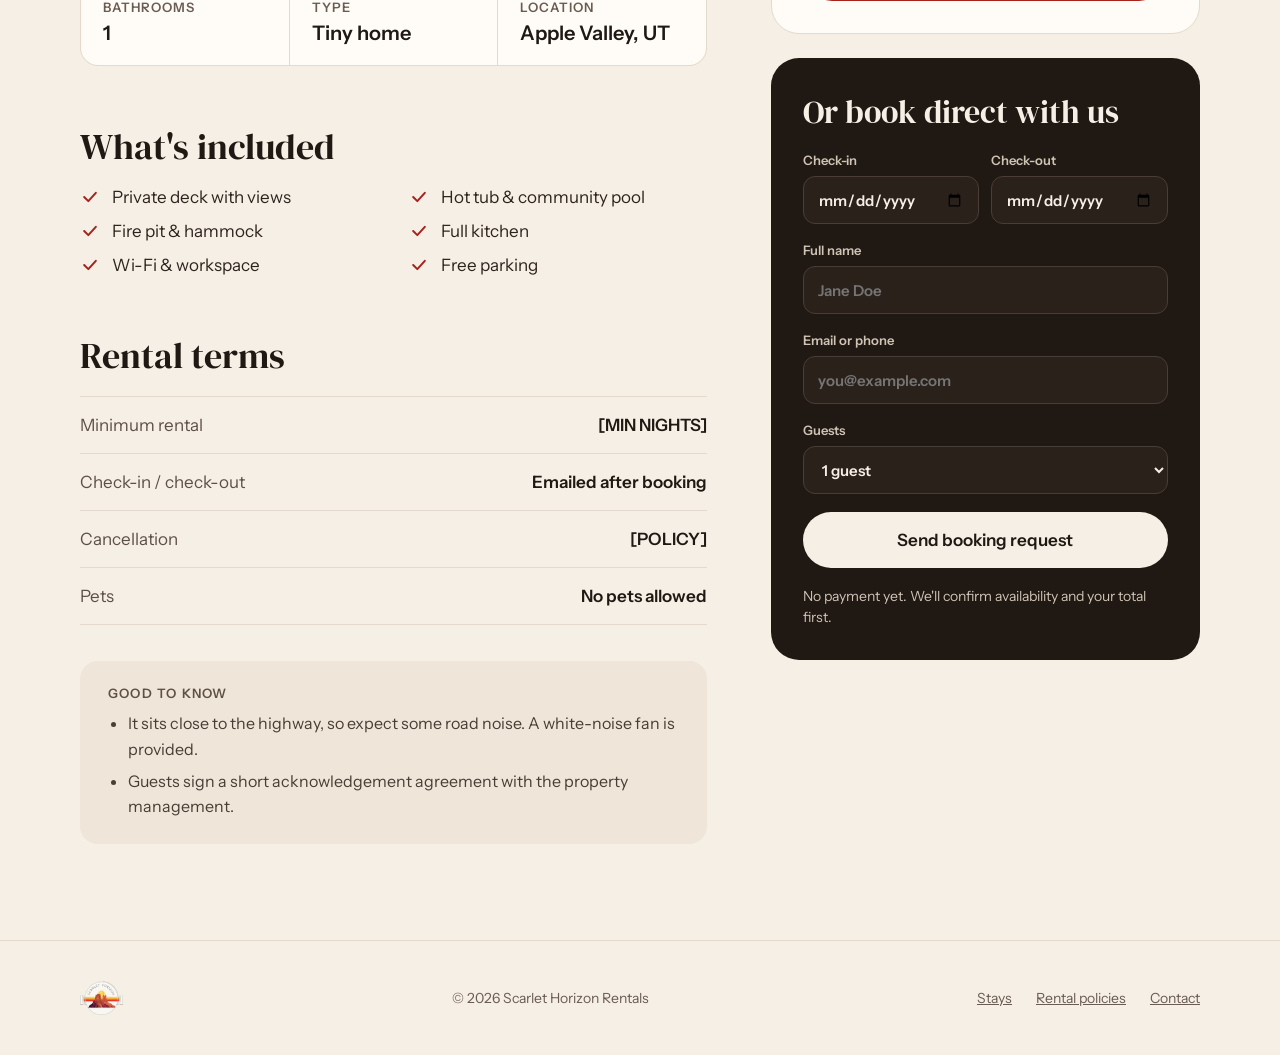
<file: zion-adventure-gallery.html>
<!doctype html>
<html lang="en">
<head>
<meta charset="utf-8">
<meta name="viewport" content="width=device-width, initial-scale=1">
<title>Zion Adventure Getaway — Details &amp; Pricing</title>
<meta name="description" content="Tiny home with private deck and hot tub in Apple Valley, UT near Zion National Park.">
<link rel="preconnect" href="https://fonts.googleapis.com">
<link href="https://fonts.googleapis.com/css2?family=DM+Serif+Display:ital@0;1&amp;family=Instrument+Sans:wght@400;500;600;700&amp;display=swap" rel="stylesheet">
<link rel="stylesheet" href="css/style.css">
<link rel="icon" type="image/png" sizes="32x32" href="favicon-32.png">
<link rel="icon" type="image/png" sizes="16x16" href="favicon-16.png">
<link rel="apple-touch-icon" sizes="180x180" href="apple-touch-icon.png">
<link rel="shortcut icon" href="favicon.ico">
</head>
<body>
<div class="page">

<!-- NAV -->
<header class="site-header">
<a href="index.html" class="brand">
<img src="images/logo-scarlet-horizon.png" alt="Scarlet Horizon" class="brand-logo-img">
</a>
<nav aria-label="Main" class="main-nav">
<a href="index.html">Tiny Homes</a>
<a href="index.html">Campers</a>
<a href="index.html">How it works</a>
<a href="index.html">Contact</a>
<a href="https://www.airbnb.com/rooms/1407299203569709449" class="btn btn-accent nav-cta">Book this stay</a>
</nav>
</header>

<!-- TITLE -->
<section class="title-section">
<a href="index.html" class="back-link">
<svg width="16" height="16" viewBox="0 0 24 24" fill="none" stroke="currentColor" stroke-width="2.2" stroke-linecap="round" stroke-linejoin="round" aria-hidden="true"><path d="M19 12H5M11 18l-6-6 6-6"></path></svg>
All stays</a>
<div class="title-row">
<div class="title-meta">
<img src="images/logo-coyote-moon.png" alt="Coyote Moon" class="listing-logo-badge">
<div class="title-badges">
<span class="cat-pill">Tiny home</span>
<span class="location-text">Apple Valley, UT · near Zion</span>
</div>
<h1>Zion Adventure Getaway</h1>
<div class="title-tag">Tiny home with private deck &amp; hot tub</div>
<div class="rating-row"><svg width="16" height="16" viewBox="0 0 24 24" fill="#1F1813" aria-hidden="true"><path d="M12 2.5l2.9 6.1 6.6.8-4.9 4.6 1.3 6.6L12 17.3l-5.9 3.3 1.3-6.6-4.9-4.6 6.6-.8z"></path></svg><strong>4.98</strong><span class="muted">· 54 reviews on Airbnb</span><span class="badge-outline">Top 10% of homes</span></div>
</div>
<div class="price-block">
<div class="label">Starting at</div>
<div class="price">$100<span class="per"> / night</span></div>
</div>
</div>
</section>

<!-- GALLERY -->
<section class="gallery">
<div class="gallery-main"><img src="images/zion-adventure-exterior.jpg" alt="Exterior of the tiny-home destination trailer"></div>
<div class="gallery-item"><img src="images/zion-adventure-pool.jpg" alt="Community pool"></div>
<div class="gallery-item"><img src="images/zion-adventure-living.jpg" alt="Living area with recliners and deck access"></div>
<div class="gallery-item"><img src="images/zion-adventure-bedroom.jpg" alt="Bedroom with TV"></div>
<div class="gallery-item"><img src="images/zion-adventure-kitchen.jpg" alt="Kitchen with induction cooktop and sink"></div>
</section>

<div class="view-all-photos">
<a href="zion-adventure-gallery.html">See full gallery (26 photos)
<svg width="16" height="16" viewBox="0 0 24 24" fill="none" stroke="currentColor" stroke-width="2.2" stroke-linecap="round" stroke-linejoin="round" aria-hidden="true"><path d="M5 12h14M13 6l6 6-6 6"></path></svg></a>
</div>

<!-- BODY -->
<section class="detail-body">

<!-- LEFT: info -->
<div class="detail-left">
<div class="detail-block">
<h2>About this rental</h2>
<p>A tiny-home destination trailer with an open layout, big windows and two lofted bedrooms. Take in the red-rock views from your private deck, gather round the fire pit, and use the community pool and hot tub. Zion is close by, and Bryce Canyon and the Grand Canyon are both within about two hours.</p>
</div>

<div class="detail-block">
<h2>Specs</h2>
<div class="specs-grid">
<div class="spec-item"><div class="spec-label">Guests</div><div class="spec-value">4</div></div>
<div class="spec-item"><div class="spec-label">Bedrooms</div><div class="spec-value">2 (lofted)</div></div>
<div class="spec-item"><div class="spec-label">Beds</div><div class="spec-value">2 queens</div></div>
<div class="spec-item"><div class="spec-label">Bathrooms</div><div class="spec-value">1</div></div>
<div class="spec-item"><div class="spec-label">Type</div><div class="spec-value">Tiny home</div></div>
<div class="spec-item"><div class="spec-label">Location</div><div class="spec-value">Apple Valley, UT</div></div>
</div>
</div>

<div class="detail-block">
<h2>What's included</h2>
<ul class="amenities-list">
<li><svg width="20" height="20" viewBox="0 0 24 24" fill="none" stroke="#A6231B" stroke-width="2.4" stroke-linecap="round" stroke-linejoin="round" aria-hidden="true"><path d="M5 12l5 5 9-10"></path></svg>Private deck with views</li>
<li><svg width="20" height="20" viewBox="0 0 24 24" fill="none" stroke="#A6231B" stroke-width="2.4" stroke-linecap="round" stroke-linejoin="round" aria-hidden="true"><path d="M5 12l5 5 9-10"></path></svg>Hot tub &amp; community pool</li>
<li><svg width="20" height="20" viewBox="0 0 24 24" fill="none" stroke="#A6231B" stroke-width="2.4" stroke-linecap="round" stroke-linejoin="round" aria-hidden="true"><path d="M5 12l5 5 9-10"></path></svg>Fire pit &amp; hammock</li>
<li><svg width="20" height="20" viewBox="0 0 24 24" fill="none" stroke="#A6231B" stroke-width="2.4" stroke-linecap="round" stroke-linejoin="round" aria-hidden="true"><path d="M5 12l5 5 9-10"></path></svg>Full kitchen</li>
<li><svg width="20" height="20" viewBox="0 0 24 24" fill="none" stroke="#A6231B" stroke-width="2.4" stroke-linecap="round" stroke-linejoin="round" aria-hidden="true"><path d="M5 12l5 5 9-10"></path></svg>Wi-Fi &amp; workspace</li>
<li><svg width="20" height="20" viewBox="0 0 24 24" fill="none" stroke="#A6231B" stroke-width="2.4" stroke-linecap="round" stroke-linejoin="round" aria-hidden="true"><path d="M5 12l5 5 9-10"></path></svg>Free parking</li>
</ul>
</div>

<div class="detail-block">
<h2>Rental terms</h2>
<div class="terms-list">
<div class="terms-row"><span>Minimum rental</span><span>[MIN NIGHTS]</span></div>
<div class="terms-row"><span>Check-in / check-out</span><span>Emailed after booking</span></div>
<div class="terms-row"><span>Cancellation</span><span>[POLICY]</span></div>
<div class="terms-row"><span>Pets</span><span>No pets allowed</span></div>
</div>
<div class="good-to-know">
<div class="good-to-know-label">Good to know</div>
<ul>
<li>It sits close to the highway, so expect some road noise. A white-noise fan is provided.</li>
<li>Guests sign a short acknowledgement agreement with the property management.</li>
</ul>
</div>
</div>
</div>

<!-- RIGHT: pricing + booking -->
<aside id="book" class="detail-right">
<div class="pricing-card">
<h2>Pricing</h2>
<div class="rate-line">
<span class="amount">$100</span>
<span class="rate-label">per night</span>
</div>
<div class="price-breakdown">
<div class="price-breakdown-row"><span>Nightly</span><span>$100</span></div>
<div class="price-breakdown-row"><span>Security deposit</span><span>[DEPOSIT]</span></div>
<div class="price-breakdown-row"><span>Service fee</span><span>[FEE]</span></div>
<div class="price-breakdown-row"><span>Cleaning fee</span><span>$65</span></div>
</div>
<a href="https://www.airbnb.com/rooms/1407299203569709449" class="book-airbnb-btn">Check dates &amp; book on Airbnb
<svg width="18" height="18" viewBox="0 0 24 24" fill="none" stroke="currentColor" stroke-width="2" stroke-linecap="round" stroke-linejoin="round" aria-hidden="true"><path d="M7 17L17 7M9 7h8v8"></path></svg></a>
</div>

<form class="direct-booking-form">
<h2>Or book direct with us</h2>
<div class="form-row">
<label>Check-in
<input type="date"></label>
<label>Check-out
<input type="date"></label>
</div>
<label>Full name
<input type="text" placeholder="Jane Doe"></label>
<label>Email or phone
<input type="text" placeholder="you@example.com"></label>
<label>Guests
<select><option>1 guest</option><option>2 guests</option><option>3 guests</option><option>4 guests</option></select></label>
<button type="button">Send booking request</button>
<p class="disclaimer">No payment yet. We'll confirm availability and your total first.</p>
</form>
</aside>
</section>

<!-- FOOTER -->
<footer class="site-footer">
<div class="footer-brand">
<img src="images/logo-scarlet-horizon.png" alt="Scarlet Horizon" class="footer-brand-logo-img">
</div>
<div>© 2026 Scarlet Horizon Rentals</div>
<nav aria-label="Footer" class="footer-nav">
<a href="index.html">Stays</a>
<a href="index.html">Rental policies</a>
<a href="index.html">Contact</a>
</nav>
</footer>
</div>
</body>
</html>
</file>
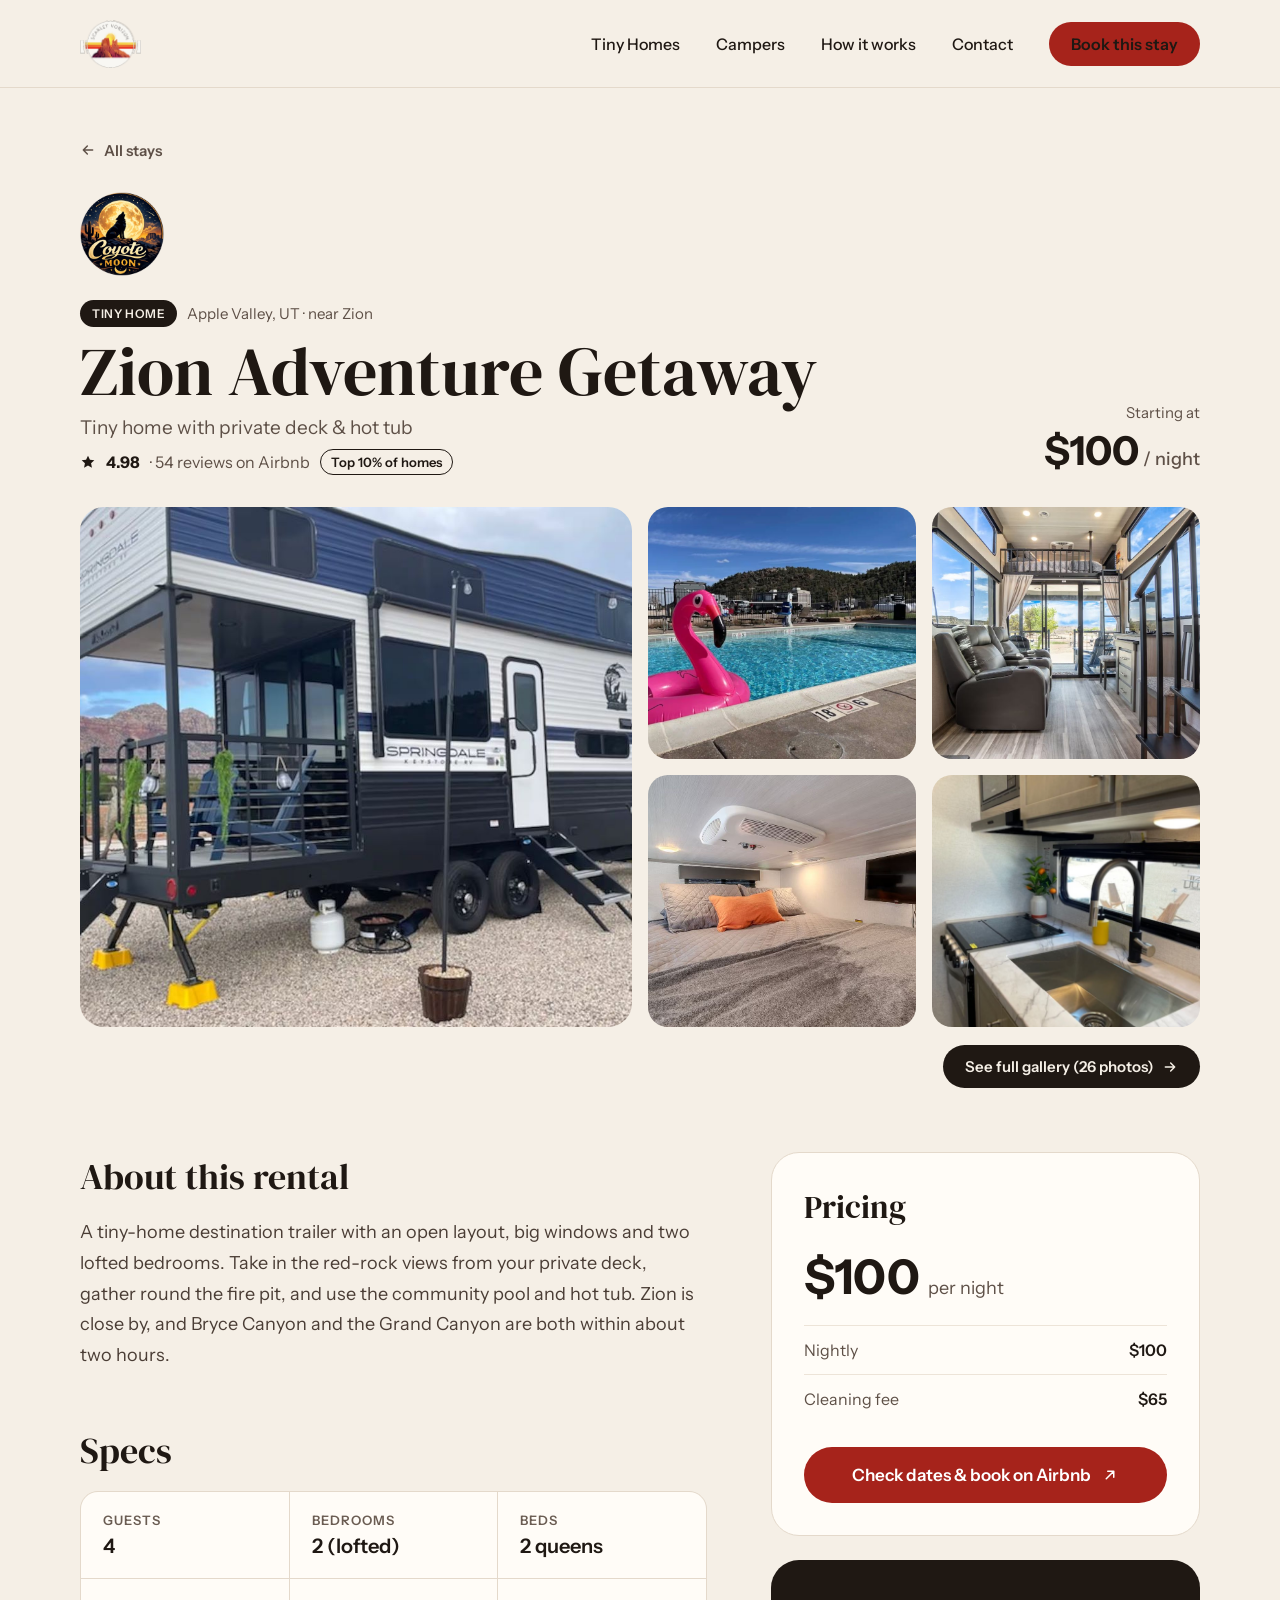
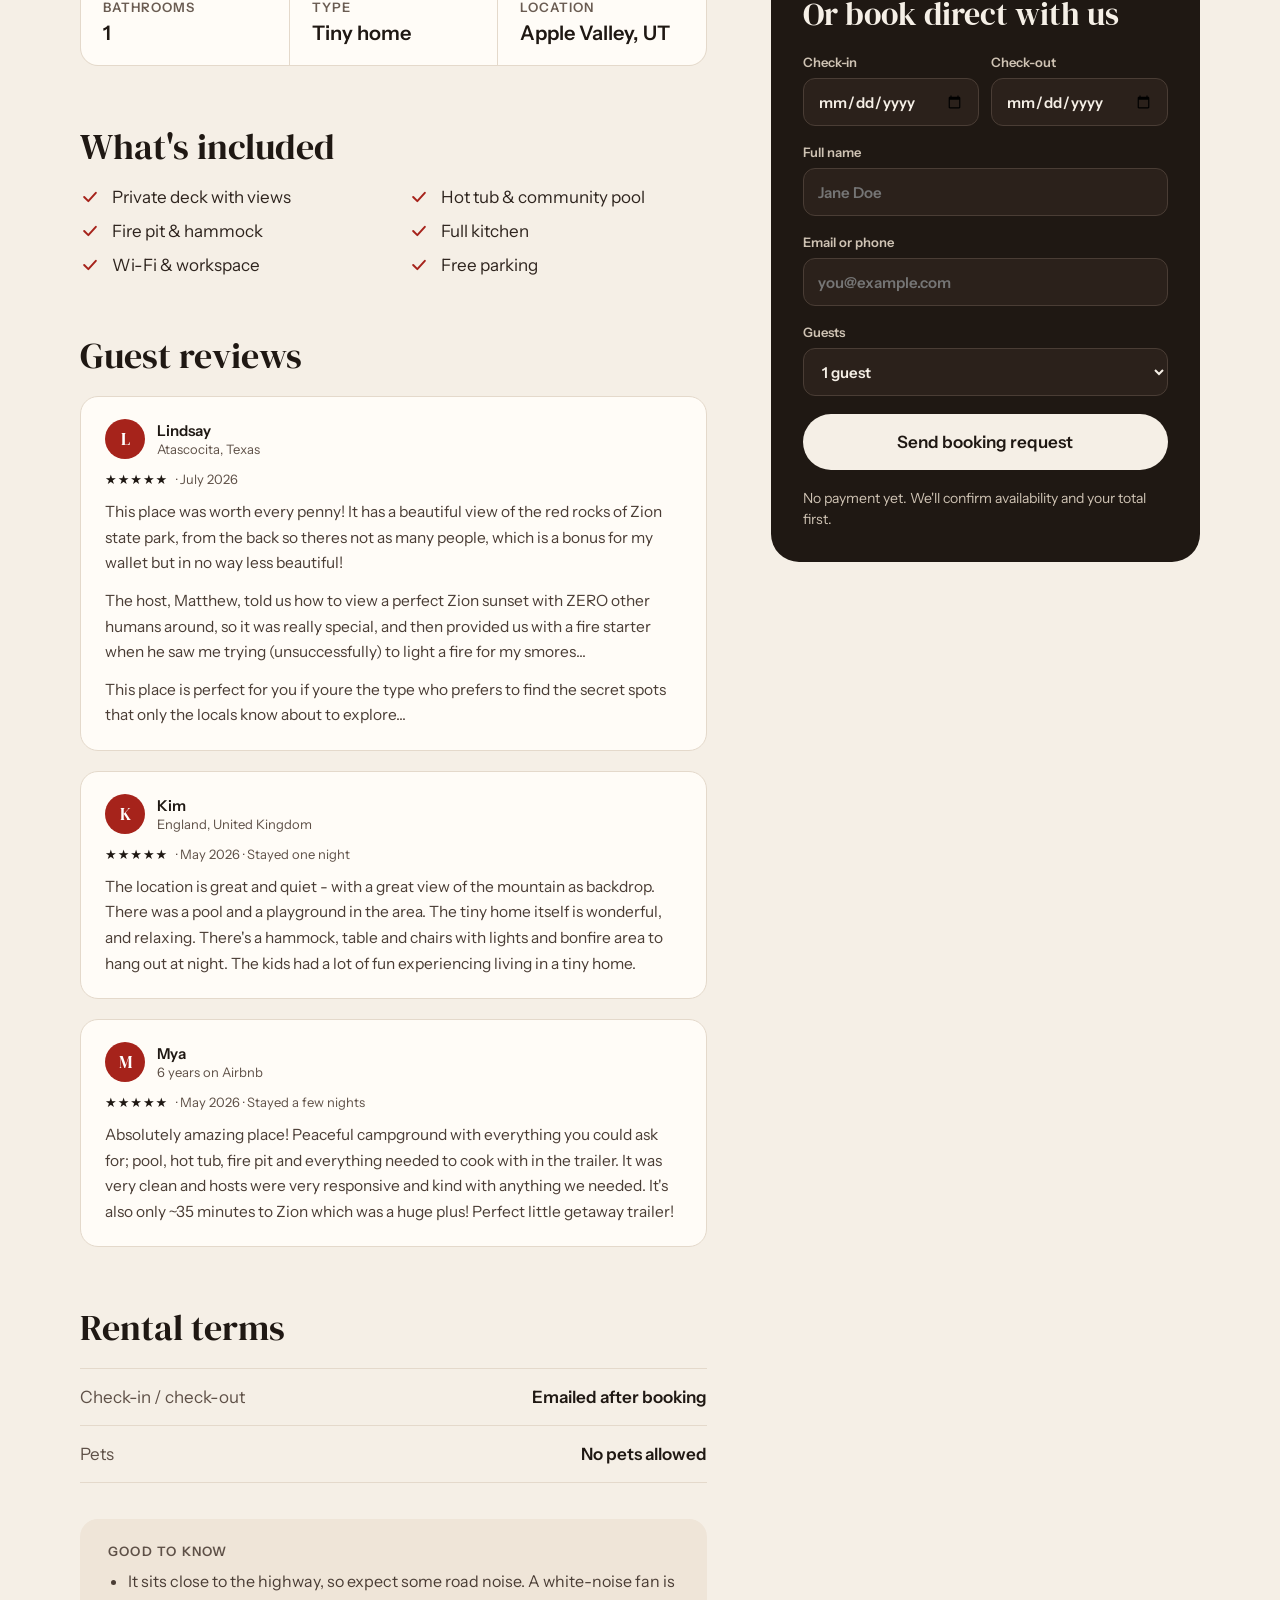
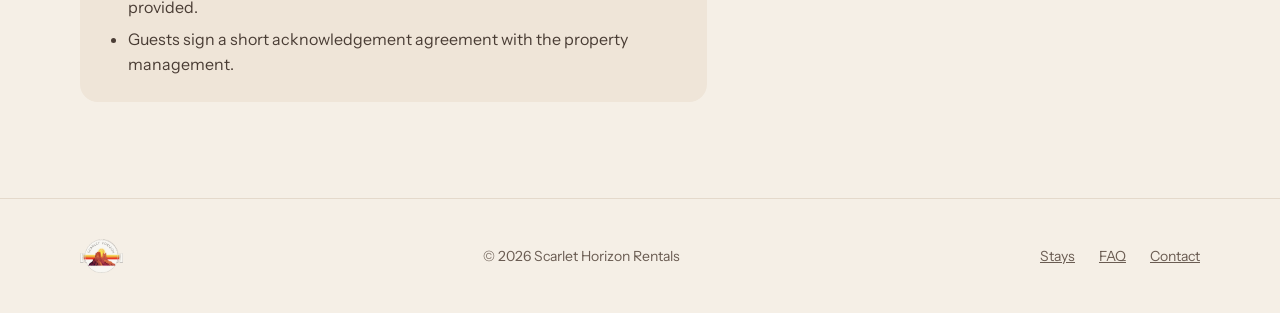
<file: zion-adventure.html>
<!doctype html>
<html lang="en">
<head>
<meta charset="utf-8">
<meta name="viewport" content="width=device-width, initial-scale=1">
<title>Zion Adventure Getaway — Details &amp; Pricing</title>
<meta name="description" content="Tiny home with private deck and hot tub in Apple Valley, UT near Zion National Park.">
<link rel="preconnect" href="https://fonts.googleapis.com">
<link href="https://fonts.googleapis.com/css2?family=DM+Serif+Display:ital@0;1&amp;family=Instrument+Sans:wght@400;500;600;700&amp;display=swap" rel="stylesheet">
<link rel="stylesheet" href="css/style.css">
<link rel="icon" type="image/png" sizes="32x32" href="favicon-32.png">
<link rel="icon" type="image/png" sizes="16x16" href="favicon-16.png">
<link rel="apple-touch-icon" sizes="180x180" href="apple-touch-icon.png">
<link rel="shortcut icon" href="favicon.ico">
</head>
<body>
<div class="page">

<!-- NAV -->
<header class="site-header">
<a href="index.html" class="brand">
<img src="images/logo-scarlet-horizon.png" alt="Scarlet Horizon" class="brand-logo-img">
</a>
<nav aria-label="Main" class="main-nav">
<a href="index.html">Tiny Homes</a>
<a href="index.html">Campers</a>
<a href="index.html">How it works</a>
<a href="index.html">Contact</a>
<a href="https://www.airbnb.com/rooms/1407299203569709449" class="btn btn-accent nav-cta" target="_blank" rel="noopener">Book this stay</a>
</nav>
</header>

<!-- TITLE -->
<section class="title-section">
<a href="index.html" class="back-link">
<svg width="16" height="16" viewBox="0 0 24 24" fill="none" stroke="currentColor" stroke-width="2.2" stroke-linecap="round" stroke-linejoin="round" aria-hidden="true"><path d="M19 12H5M11 18l-6-6 6-6"></path></svg>
All stays</a>
<div class="title-row">
<div class="title-meta">
<img src="images/logo-coyote-moon.png" alt="Coyote Moon" class="listing-logo-badge">
<div class="title-badges">
<span class="cat-pill">Tiny home</span>
<span class="location-text">Apple Valley, UT · near Zion</span>
</div>
<h1>Zion Adventure Getaway</h1>
<div class="title-tag">Tiny home with private deck &amp; hot tub</div>
<div class="rating-row"><svg width="16" height="16" viewBox="0 0 24 24" fill="#1F1813" aria-hidden="true"><path d="M12 2.5l2.9 6.1 6.6.8-4.9 4.6 1.3 6.6L12 17.3l-5.9 3.3 1.3-6.6-4.9-4.6 6.6-.8z"></path></svg><strong>4.98</strong><span class="muted">· 54 reviews on Airbnb</span><span class="badge-outline">Top 10% of homes</span></div>
</div>
<div class="price-block">
<div class="label">Starting at</div>
<div class="price">$100<span class="per"> / night</span></div>
</div>
</div>
</section>

<!-- GALLERY -->
<section class="gallery">
<div class="gallery-main"><img src="images/zion-adventure-exterior.jpg" alt="Exterior of the tiny-home destination trailer"></div>
<div class="gallery-item"><img src="images/zion-adventure-pool.jpg" alt="Community pool"></div>
<div class="gallery-item"><img src="images/zion-adventure-living.jpg" alt="Living area with recliners and deck access"></div>
<div class="gallery-item"><img src="images/zion-adventure-bedroom.jpg" alt="Bedroom with TV"></div>
<div class="gallery-item"><img src="images/zion-adventure-kitchen.jpg" alt="Kitchen with induction cooktop and sink"></div>
</section>

<div class="view-all-photos">
<a href="zion-adventure-gallery.html">See full gallery (26 photos)
<svg width="16" height="16" viewBox="0 0 24 24" fill="none" stroke="currentColor" stroke-width="2.2" stroke-linecap="round" stroke-linejoin="round" aria-hidden="true"><path d="M5 12h14M13 6l6 6-6 6"></path></svg></a>
</div>

<!-- BODY -->
<section class="detail-body">

<!-- LEFT: info -->
<div class="detail-left">
<div class="detail-block">
<h2>About this rental</h2>
<p>A tiny-home destination trailer with an open layout, big windows and two lofted bedrooms. Take in the red-rock views from your private deck, gather round the fire pit, and use the community pool and hot tub. Zion is close by, and Bryce Canyon and the Grand Canyon are both within about two hours.</p>
</div>

<div class="detail-block">
<h2>Specs</h2>
<div class="specs-grid">
<div class="spec-item"><div class="spec-label">Guests</div><div class="spec-value">4</div></div>
<div class="spec-item"><div class="spec-label">Bedrooms</div><div class="spec-value">2 (lofted)</div></div>
<div class="spec-item"><div class="spec-label">Beds</div><div class="spec-value">2 queens</div></div>
<div class="spec-item"><div class="spec-label">Bathrooms</div><div class="spec-value">1</div></div>
<div class="spec-item"><div class="spec-label">Type</div><div class="spec-value">Tiny home</div></div>
<div class="spec-item"><div class="spec-label">Location</div><div class="spec-value">Apple Valley, UT</div></div>
</div>
</div>

<div class="detail-block">
<h2>What's included</h2>
<ul class="amenities-list">
<li><svg width="20" height="20" viewBox="0 0 24 24" fill="none" stroke="#A6231B" stroke-width="2.4" stroke-linecap="round" stroke-linejoin="round" aria-hidden="true"><path d="M5 12l5 5 9-10"></path></svg>Private deck with views</li>
<li><svg width="20" height="20" viewBox="0 0 24 24" fill="none" stroke="#A6231B" stroke-width="2.4" stroke-linecap="round" stroke-linejoin="round" aria-hidden="true"><path d="M5 12l5 5 9-10"></path></svg>Hot tub &amp; community pool</li>
<li><svg width="20" height="20" viewBox="0 0 24 24" fill="none" stroke="#A6231B" stroke-width="2.4" stroke-linecap="round" stroke-linejoin="round" aria-hidden="true"><path d="M5 12l5 5 9-10"></path></svg>Fire pit &amp; hammock</li>
<li><svg width="20" height="20" viewBox="0 0 24 24" fill="none" stroke="#A6231B" stroke-width="2.4" stroke-linecap="round" stroke-linejoin="round" aria-hidden="true"><path d="M5 12l5 5 9-10"></path></svg>Full kitchen</li>
<li><svg width="20" height="20" viewBox="0 0 24 24" fill="none" stroke="#A6231B" stroke-width="2.4" stroke-linecap="round" stroke-linejoin="round" aria-hidden="true"><path d="M5 12l5 5 9-10"></path></svg>Wi-Fi &amp; workspace</li>
<li><svg width="20" height="20" viewBox="0 0 24 24" fill="none" stroke="#A6231B" stroke-width="2.4" stroke-linecap="round" stroke-linejoin="round" aria-hidden="true"><path d="M5 12l5 5 9-10"></path></svg>Free parking</li>
</ul>
</div>

<div class="detail-block">
<h2>Guest reviews</h2>
<div class="reviews-grid">

<div class="review-card">
<div class="review-header">
<div class="review-avatar">L</div>
<div class="review-who">
<div class="review-name">Lindsay</div>
<div class="review-place">Atascocita, Texas</div>
</div>
</div>
<div class="review-meta"><span class="review-stars">★★★★★</span><span>· July 2026</span></div>
<p class="review-text">This place was worth every penny! It has a beautiful view of the red rocks of Zion state park, from the back so theres not as many people, which is a bonus for my wallet but in no way less beautiful!</p>
<p class="review-text">The host, Matthew, told us how to view a perfect Zion sunset with ZERO other humans around, so it was really special, and then provided us with a fire starter when he saw me trying (unsuccessfully) to light a fire for my smores...</p>
<p class="review-text">This place is perfect for you if youre the type who prefers to find the secret spots that only the locals know about to explore...</p>
</div>

<div class="review-card">
<div class="review-header">
<div class="review-avatar">K</div>
<div class="review-who">
<div class="review-name">Kim</div>
<div class="review-place">England, United Kingdom</div>
</div>
</div>
<div class="review-meta"><span class="review-stars">★★★★★</span><span>· May 2026 · Stayed one night</span></div>
<p class="review-text">The location is great and quiet - with a great view of the mountain as backdrop. There was a pool and a playground in the area. The tiny home itself is wonderful, and relaxing. There's a hammock, table and chairs with lights and bonfire area to hang out at night. The kids had a lot of fun experiencing living in a tiny home.</p>
</div>

<div class="review-card">
<div class="review-header">
<div class="review-avatar">M</div>
<div class="review-who">
<div class="review-name">Mya</div>
<div class="review-place">6 years on Airbnb</div>
</div>
</div>
<div class="review-meta"><span class="review-stars">★★★★★</span><span>· May 2026 · Stayed a few nights</span></div>
<p class="review-text">Absolutely amazing place! Peaceful campground with everything you could ask for; pool, hot tub, fire pit and everything needed to cook with in the trailer. It was very clean and hosts were very responsive and kind with anything we needed. It's also only ~35 minutes to Zion which was a huge plus! Perfect little getaway trailer!</p>
</div>

</div>
</div>

<div class="detail-block">
<h2>Rental terms</h2>
<div class="terms-list">
<div class="terms-row"><span>Check-in / check-out</span><span>Emailed after booking</span></div>
<div class="terms-row"><span>Pets</span><span>No pets allowed</span></div>
</div>
<div class="good-to-know">
<div class="good-to-know-label">Good to know</div>
<ul>
<li>It sits close to the highway, so expect some road noise. A white-noise fan is provided.</li>
<li>Guests sign a short acknowledgement agreement with the property management.</li>
</ul>
</div>
</div>
</div>

<!-- RIGHT: pricing + booking -->
<aside id="book" class="detail-right">
<div class="pricing-card">
<h2>Pricing</h2>
<div class="rate-line">
<span class="amount">$100</span>
<span class="rate-label">per night</span>
</div>
<div class="price-breakdown">
<div class="price-breakdown-row"><span>Nightly</span><span>$100</span></div>
<div class="price-breakdown-row"><span>Cleaning fee</span><span>$65</span></div>
</div>
<a href="https://www.airbnb.com/rooms/1407299203569709449" class="book-airbnb-btn" target="_blank" rel="noopener">Check dates &amp; book on Airbnb
<svg width="18" height="18" viewBox="0 0 24 24" fill="none" stroke="currentColor" stroke-width="2" stroke-linecap="round" stroke-linejoin="round" aria-hidden="true"><path d="M7 17L17 7M9 7h8v8"></path></svg></a>
</div>

<form class="direct-booking-form">
<h2>Or book direct with us</h2>
<div class="form-row">
<label>Check-in
<input type="date"></label>
<label>Check-out
<input type="date"></label>
</div>
<label>Full name
<input type="text" placeholder="Jane Doe"></label>
<label>Email or phone
<input type="text" placeholder="you@example.com"></label>
<label>Guests
<select><option>1 guest</option><option>2 guests</option><option>3 guests</option><option>4 guests</option></select></label>
<button type="button">Send booking request</button>
<p class="disclaimer">No payment yet. We'll confirm availability and your total first.</p>
</form>
</aside>
</section>

<!-- FOOTER -->
<footer class="site-footer">
<div class="footer-brand">
<img src="images/logo-scarlet-horizon.png" alt="Scarlet Horizon" class="footer-brand-logo-img">
</div>
<div>© 2026 Scarlet Horizon Rentals</div>
<nav aria-label="Footer" class="footer-nav">
<a href="index.html">Stays</a>
<a href="faq.html">FAQ</a>
<a href="index.html">Contact</a>
</nav>
</footer>
</div>
</body>
</html>
</file>
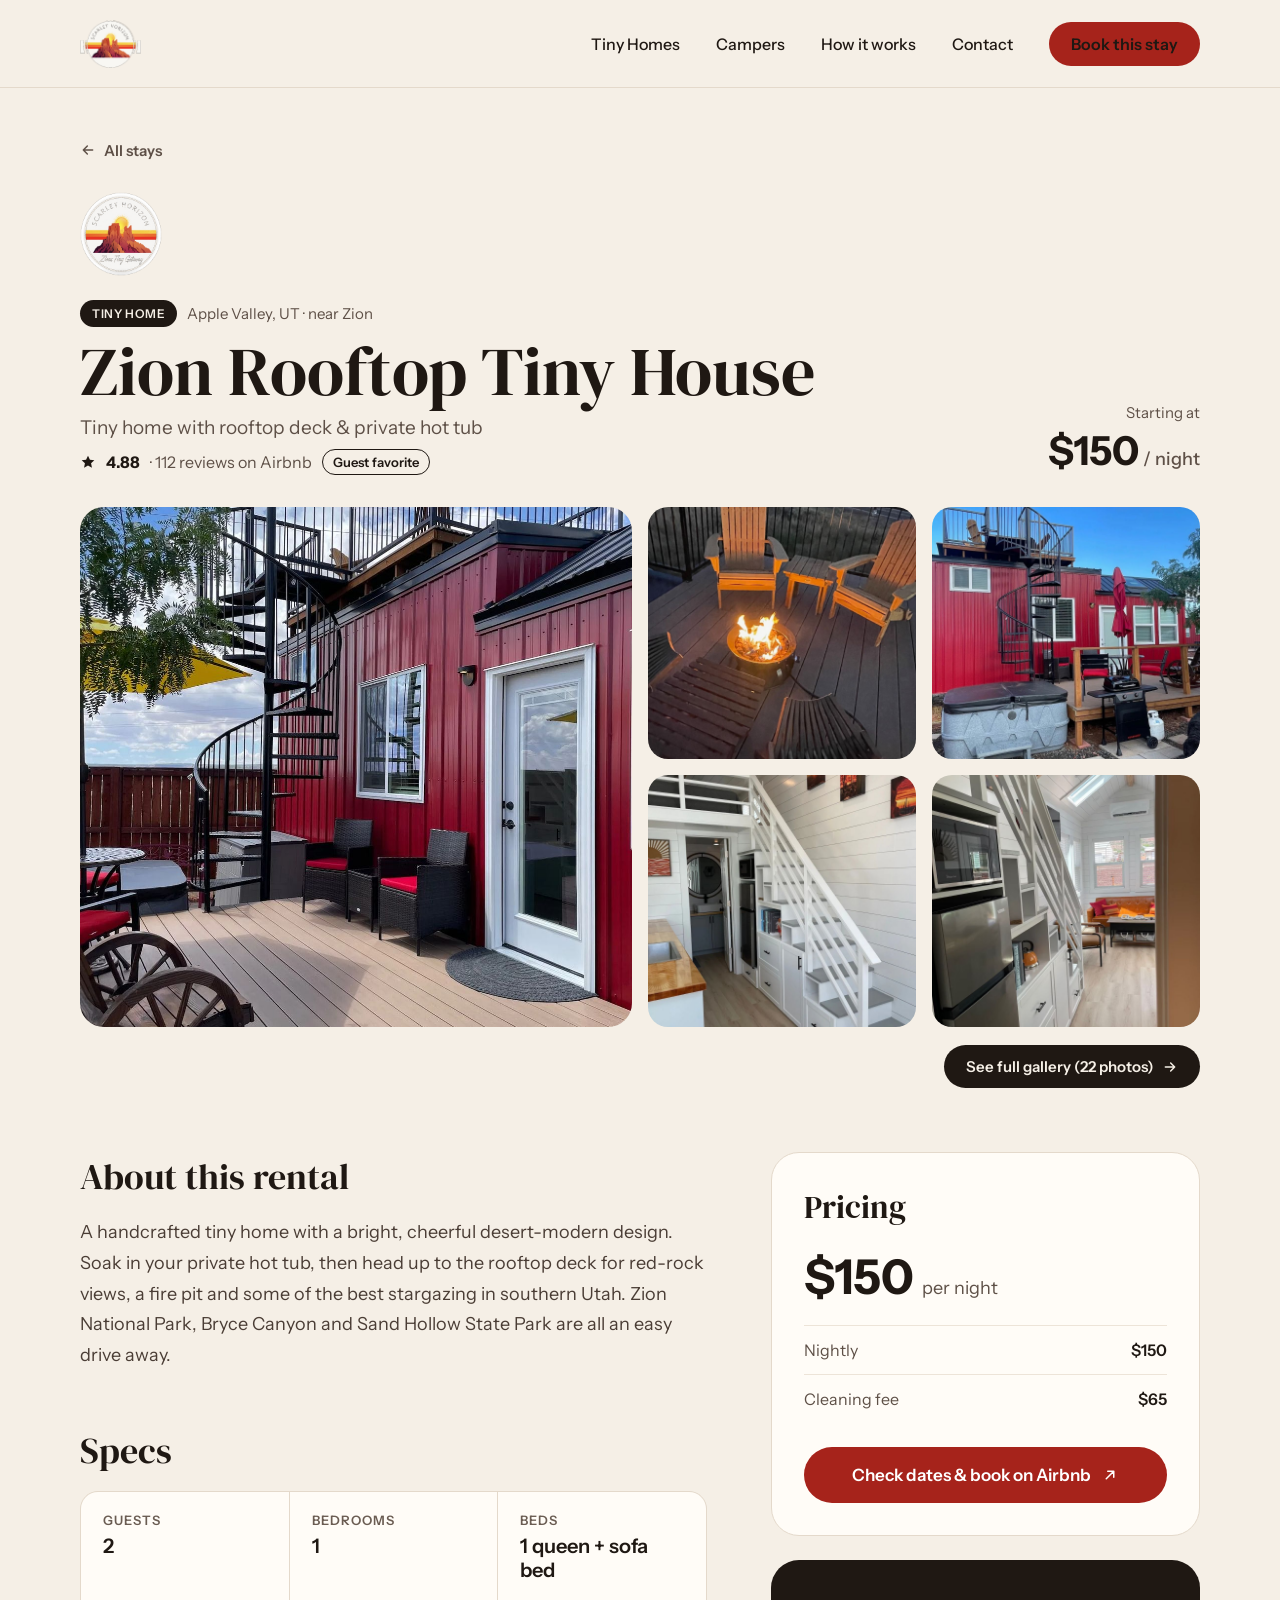
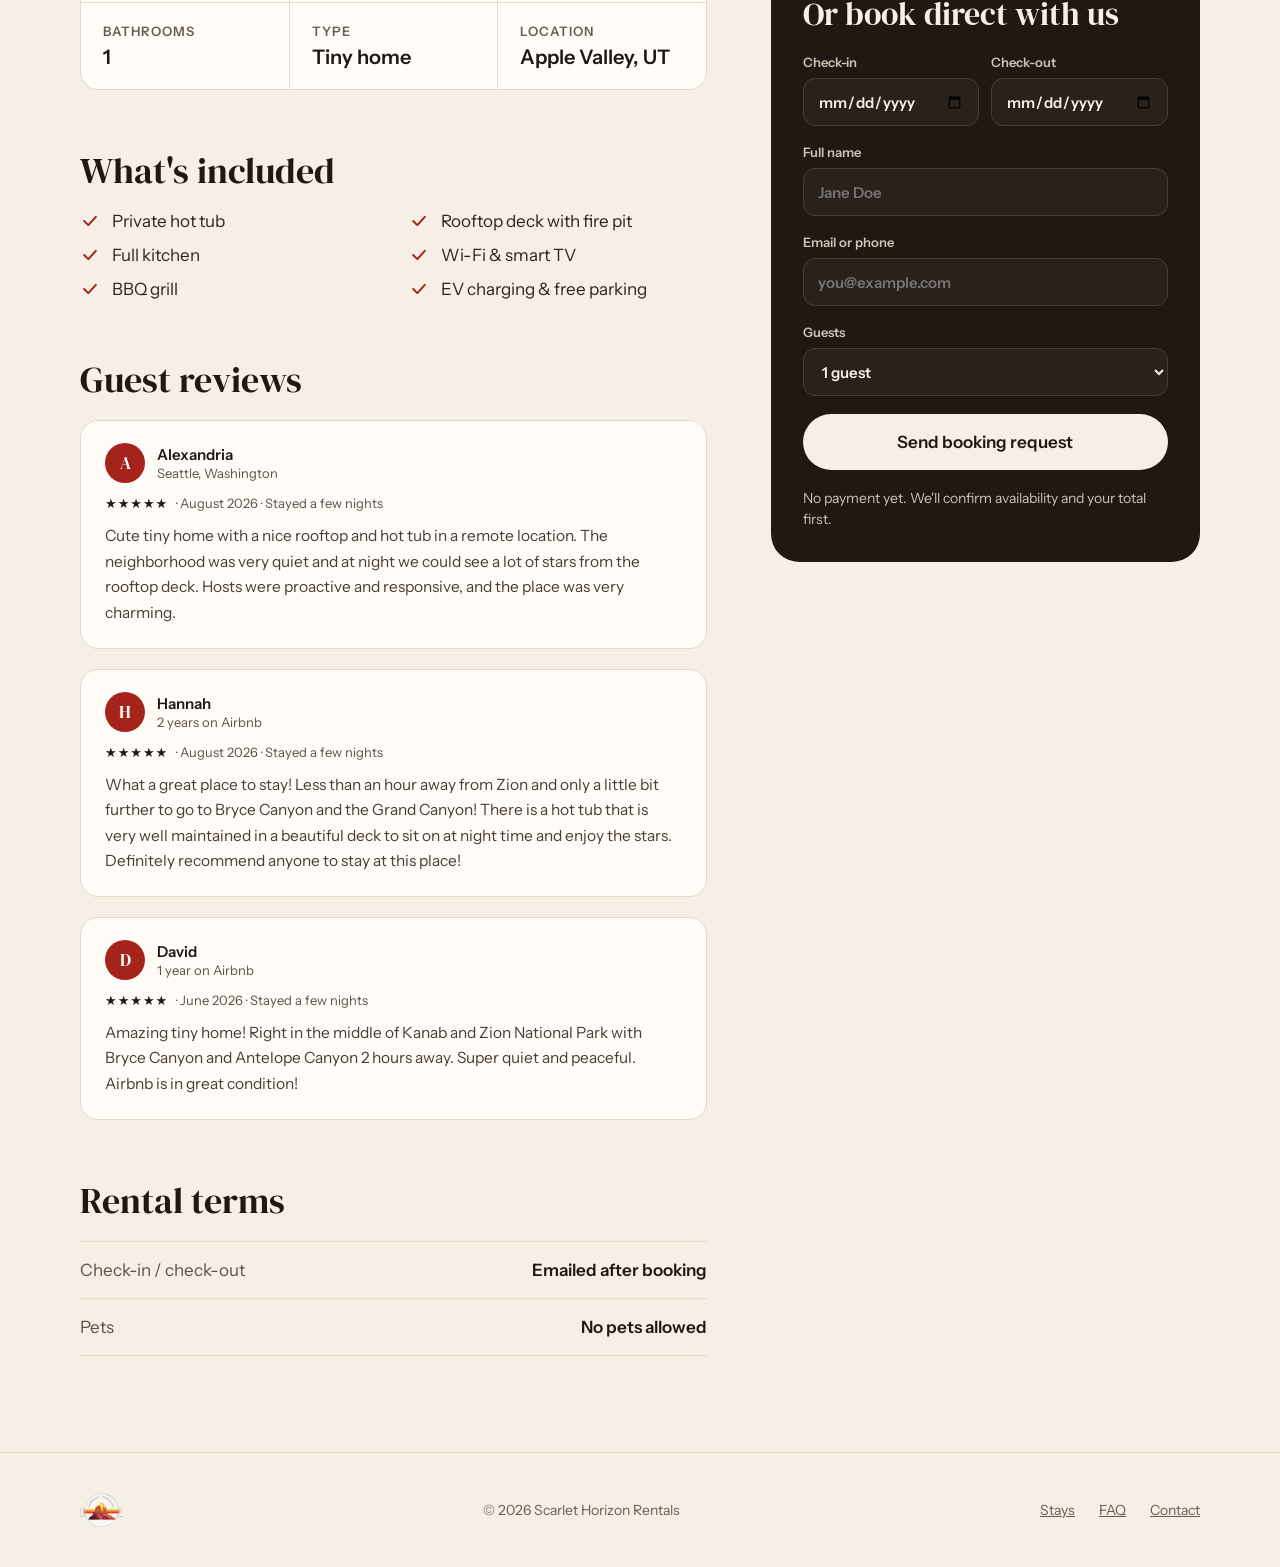
<file: zion-rooftop.html>
<!doctype html>
<html lang="en">
<head>
<meta charset="utf-8">
<meta name="viewport" content="width=device-width, initial-scale=1">
<title>Zion Rooftop Tiny House — Details &amp; Pricing</title>
<meta name="description" content="Tiny home with rooftop deck and private hot tub in Apple Valley, UT near Zion National Park.">
<link rel="preconnect" href="https://fonts.googleapis.com">
<link href="https://fonts.googleapis.com/css2?family=DM+Serif+Display:ital@0;1&amp;family=Instrument+Sans:wght@400;500;600;700&amp;display=swap" rel="stylesheet">
<link rel="stylesheet" href="css/style.css">
<link rel="icon" type="image/png" sizes="32x32" href="favicon-32.png">
<link rel="icon" type="image/png" sizes="16x16" href="favicon-16.png">
<link rel="apple-touch-icon" sizes="180x180" href="apple-touch-icon.png">
<link rel="shortcut icon" href="favicon.ico">
</head>
<body>
<div class="page">

<!-- NAV -->
<header class="site-header">
<a href="index.html" class="brand">
<img src="images/logo-scarlet-horizon.png" alt="Scarlet Horizon" class="brand-logo-img">
</a>
<nav aria-label="Main" class="main-nav">
<a href="index.html">Tiny Homes</a>
<a href="index.html">Campers</a>
<a href="index.html">How it works</a>
<a href="index.html">Contact</a>
<a href="https://www.airbnb.com/rooms/1224585515738311204" class="btn btn-accent nav-cta" target="_blank" rel="noopener">Book this stay</a>
</nav>
</header>

<!-- TITLE -->
<section class="title-section">
<a href="index.html" class="back-link">
<svg width="16" height="16" viewBox="0 0 24 24" fill="none" stroke="currentColor" stroke-width="2.2" stroke-linecap="round" stroke-linejoin="round" aria-hidden="true"><path d="M19 12H5M11 18l-6-6 6-6"></path></svg>
All stays</a>
<div class="title-row">
<div class="title-meta">
<img src="images/logo-scarlet-horizon-zion-rooftop.png" alt="Scarlet Horizon — Zion's Tiny Getaway" class="listing-logo-badge">
<div class="title-badges">
<span class="cat-pill">Tiny home</span>
<span class="location-text">Apple Valley, UT · near Zion</span>
</div>
<h1>Zion Rooftop Tiny House</h1>
<div class="title-tag">Tiny home with rooftop deck &amp; private hot tub</div>
<div class="rating-row"><svg width="16" height="16" viewBox="0 0 24 24" fill="#1F1813" aria-hidden="true"><path d="M12 2.5l2.9 6.1 6.6.8-4.9 4.6 1.3 6.6L12 17.3l-5.9 3.3 1.3-6.6-4.9-4.6 6.6-.8z"></path></svg><strong>4.88</strong><span class="muted">· 112 reviews on Airbnb</span><span class="badge-outline">Guest favorite</span></div>
</div>
<div class="price-block">
<div class="label">Starting at</div>
<div class="price">$150<span class="per"> / night</span></div>
</div>
</div>
</section>

<!-- GALLERY -->
<section class="gallery">
<div class="gallery-main"><img src="images/zion-rooftop-exterior.jpg" alt="Exterior of the tiny home with spiral stairs to the rooftop deck"></div>
<div class="gallery-item"><img src="images/zion-rooftop-firepit.jpg" alt="Rooftop deck fire pit at sunset"></div>
<div class="gallery-item"><img src="images/zion-rooftop-hottub.jpg" alt="Private hot tub"></div>
<div class="gallery-item"><img src="images/zion-rooftop-kitchen.jpg" alt="Kitchen and staircase to the loft"></div>
<div class="gallery-item"><img src="images/zion-rooftop-living.jpg" alt="Living area with orange sofa"></div>
</section>

<div class="view-all-photos">
<a href="zion-rooftop-gallery.html">See full gallery (22 photos)
<svg width="16" height="16" viewBox="0 0 24 24" fill="none" stroke="currentColor" stroke-width="2.2" stroke-linecap="round" stroke-linejoin="round" aria-hidden="true"><path d="M5 12h14M13 6l6 6-6 6"></path></svg></a>
</div>

<!-- BODY -->
<section class="detail-body">

<!-- LEFT: info -->
<div class="detail-left">
<div class="detail-block">
<h2>About this rental</h2>
<p>A handcrafted tiny home with a bright, cheerful desert-modern design. Soak in your private hot tub, then head up to the rooftop deck for red-rock views, a fire pit and some of the best stargazing in southern Utah. Zion National Park, Bryce Canyon and Sand Hollow State Park are all an easy drive away.</p>
</div>

<div class="detail-block">
<h2>Specs</h2>
<div class="specs-grid">
<div class="spec-item"><div class="spec-label">Guests</div><div class="spec-value">2</div></div>
<div class="spec-item"><div class="spec-label">Bedrooms</div><div class="spec-value">1</div></div>
<div class="spec-item"><div class="spec-label">Beds</div><div class="spec-value">1 queen + sofa bed</div></div>
<div class="spec-item"><div class="spec-label">Bathrooms</div><div class="spec-value">1</div></div>
<div class="spec-item"><div class="spec-label">Type</div><div class="spec-value">Tiny home</div></div>
<div class="spec-item"><div class="spec-label">Location</div><div class="spec-value">Apple Valley, UT</div></div>
</div>
</div>

<div class="detail-block">
<h2>What's included</h2>
<ul class="amenities-list">
<li><svg width="20" height="20" viewBox="0 0 24 24" fill="none" stroke="#A6231B" stroke-width="2.4" stroke-linecap="round" stroke-linejoin="round" aria-hidden="true"><path d="M5 12l5 5 9-10"></path></svg>Private hot tub</li>
<li><svg width="20" height="20" viewBox="0 0 24 24" fill="none" stroke="#A6231B" stroke-width="2.4" stroke-linecap="round" stroke-linejoin="round" aria-hidden="true"><path d="M5 12l5 5 9-10"></path></svg>Rooftop deck with fire pit</li>
<li><svg width="20" height="20" viewBox="0 0 24 24" fill="none" stroke="#A6231B" stroke-width="2.4" stroke-linecap="round" stroke-linejoin="round" aria-hidden="true"><path d="M5 12l5 5 9-10"></path></svg>Full kitchen</li>
<li><svg width="20" height="20" viewBox="0 0 24 24" fill="none" stroke="#A6231B" stroke-width="2.4" stroke-linecap="round" stroke-linejoin="round" aria-hidden="true"><path d="M5 12l5 5 9-10"></path></svg>Wi-Fi &amp; smart TV</li>
<li><svg width="20" height="20" viewBox="0 0 24 24" fill="none" stroke="#A6231B" stroke-width="2.4" stroke-linecap="round" stroke-linejoin="round" aria-hidden="true"><path d="M5 12l5 5 9-10"></path></svg>BBQ grill</li>
<li><svg width="20" height="20" viewBox="0 0 24 24" fill="none" stroke="#A6231B" stroke-width="2.4" stroke-linecap="round" stroke-linejoin="round" aria-hidden="true"><path d="M5 12l5 5 9-10"></path></svg>EV charging &amp; free parking</li>
</ul>
</div>

<div class="detail-block">
<h2>Guest reviews</h2>
<div class="reviews-grid">

<div class="review-card">
<div class="review-header">
<div class="review-avatar">A</div>
<div class="review-who">
<div class="review-name">Alexandria</div>
<div class="review-place">Seattle, Washington</div>
</div>
</div>
<div class="review-meta"><span class="review-stars">★★★★★</span><span>· August 2026 · Stayed a few nights</span></div>
<p class="review-text">Cute tiny home with a nice rooftop and hot tub in a remote location. The neighborhood was very quiet and at night we could see a lot of stars from the rooftop deck. Hosts were proactive and responsive, and the place was very charming.</p>
</div>

<div class="review-card">
<div class="review-header">
<div class="review-avatar">H</div>
<div class="review-who">
<div class="review-name">Hannah</div>
<div class="review-place">2 years on Airbnb</div>
</div>
</div>
<div class="review-meta"><span class="review-stars">★★★★★</span><span>· August 2026 · Stayed a few nights</span></div>
<p class="review-text">What a great place to stay! Less than an hour away from Zion and only a little bit further to go to Bryce Canyon and the Grand Canyon! There is a hot tub that is very well maintained in a beautiful deck to sit on at night time and enjoy the stars. Definitely recommend anyone to stay at this place!</p>
</div>

<div class="review-card">
<div class="review-header">
<div class="review-avatar">D</div>
<div class="review-who">
<div class="review-name">David</div>
<div class="review-place">1 year on Airbnb</div>
</div>
</div>
<div class="review-meta"><span class="review-stars">★★★★★</span><span>· June 2026 · Stayed a few nights</span></div>
<p class="review-text">Amazing tiny home! Right in the middle of Kanab and Zion National Park with Bryce Canyon and Antelope Canyon 2 hours away. Super quiet and peaceful. Airbnb is in great condition!</p>
</div>

</div>
</div>

<div class="detail-block">
<h2>Rental terms</h2>
<div class="terms-list">
<div class="terms-row"><span>Check-in / check-out</span><span>Emailed after booking</span></div>
<div class="terms-row"><span>Pets</span><span>No pets allowed</span></div>
</div>
</div>
</div>

<!-- RIGHT: pricing + booking -->
<aside id="book" class="detail-right">
<div class="pricing-card">
<h2>Pricing</h2>
<div class="rate-line">
<span class="amount">$150</span>
<span class="rate-label">per night</span>
</div>
<div class="price-breakdown">
<div class="price-breakdown-row"><span>Nightly</span><span>$150</span></div>
<div class="price-breakdown-row"><span>Cleaning fee</span><span>$65</span></div>
</div>
<a href="https://www.airbnb.com/rooms/1224585515738311204" class="book-airbnb-btn" target="_blank" rel="noopener">Check dates &amp; book on Airbnb
<svg width="18" height="18" viewBox="0 0 24 24" fill="none" stroke="currentColor" stroke-width="2" stroke-linecap="round" stroke-linejoin="round" aria-hidden="true"><path d="M7 17L17 7M9 7h8v8"></path></svg></a>
</div>

<form class="direct-booking-form">
<h2>Or book direct with us</h2>
<div class="form-row">
<label>Check-in
<input type="date"></label>
<label>Check-out
<input type="date"></label>
</div>
<label>Full name
<input type="text" placeholder="Jane Doe"></label>
<label>Email or phone
<input type="text" placeholder="you@example.com"></label>
<label>Guests
<select><option>1 guest</option><option>2 guests</option></select></label>
<button type="button">Send booking request</button>
<p class="disclaimer">No payment yet. We'll confirm availability and your total first.</p>
</form>
</aside>
</section>

<!-- FOOTER -->
<footer class="site-footer">
<div class="footer-brand">
<img src="images/logo-scarlet-horizon.png" alt="Scarlet Horizon" class="footer-brand-logo-img">
</div>
<div>© 2026 Scarlet Horizon Rentals</div>
<nav aria-label="Footer" class="footer-nav">
<a href="index.html">Stays</a>
<a href="faq.html">FAQ</a>
<a href="index.html">Contact</a>
</nav>
</footer>
</div>
</body>
</html>
</file>
<file: css/style.css>
/* Scarlet Horizon — shared stylesheet */

:root {
  --accent: #A6231B;
  --accent-dark: #7E1A14;
  --bg: #F5EFE6;
  --text: #1F1813;
  --text-muted: #5E5047;
  --text-soft: #6A5C52;
  --text-body: #4A3D35;
  --text-list: #2E241E;
  --card-bg: #FFFCF7;
  --border: #E4D9CB;
  --border-soft: #EDE4D8;
  --tag-bg: #F2EADF;
  --pill-bg: #EBE2D5;
  --dark-bg: #1F1813;
  --dark-bg-2: #2B211B;
  --dark-border: #4A3D35;
  --dark-muted: #CFC3B4;
  --highlight: #EFE5D8;
}

* { box-sizing: border-box; }

body {
  margin: 0;
  font-family: 'Instrument Sans', system-ui, sans-serif;
  background: var(--bg);
  color: var(--text);
}

a { color: var(--accent); }
a:hover { color: var(--accent-dark); }

.page {
  display: flex;
  flex-direction: column;
  background: var(--bg);
  color: var(--text);
  font-family: 'Instrument Sans', system-ui, sans-serif;
  min-height: 100vh;
}

.serif {
  font-family: 'DM Serif Display', Georgia, serif;
}

/* ---------- NAV ---------- */
.site-header {
  height: 88px;
  box-sizing: border-box;
  padding: 0 80px;
  display: flex;
  align-items: center;
  justify-content: space-between;
  border-bottom: 1px solid var(--border);
}

.brand {
  display: flex;
  align-items: center;
  gap: 12px;
  text-decoration: none;
  color: var(--text);
}

.brand-name {
  font-family: 'DM Serif Display', Georgia, serif;
  font-size: 26px;
  letter-spacing: 0.2px;
}

.brand-logo-img {
  height: 48px;
  width: auto;
  display: block;
}

.main-nav {
  display: flex;
  align-items: center;
  gap: 36px;
  font-size: 16px;
  font-weight: 500;
}

.main-nav a {
  color: var(--text);
  text-decoration: none;
}

.btn {
  display: inline-flex;
  align-items: center;
  justify-content: center;
  gap: 10px;
  border: 0;
  border-radius: 999px;
  font: inherit;
  font-weight: 600;
  text-decoration: none;
  cursor: pointer;
}

.btn-accent {
  background: var(--accent);
  color: #FFFFFF;
}

.btn-outline {
  border: 1.5px solid var(--text);
  color: var(--text);
  background: transparent;
}

.btn-dark {
  background: var(--text);
  color: var(--bg);
}

.btn-cream {
  background: var(--bg);
  color: var(--text);
}

.nav-cta {
  height: 44px;
  padding: 0 22px;
}

/* ---------- HERO ---------- */
.hero {
  box-sizing: border-box;
  padding: 72px 80px 64px;
  display: grid;
  grid-template-columns: repeat(2, minmax(0, 1fr));
  gap: 64px;
  align-items: center;
}

.hero-copy {
  display: flex;
  flex-direction: column;
  gap: 28px;
}

.eyebrow {
  font-size: 14px;
  font-weight: 600;
  letter-spacing: 2px;
  text-transform: uppercase;
  color: var(--accent);
}

.hero h1 {
  margin: 0;
  font-family: 'DM Serif Display', Georgia, serif;
  font-weight: 400;
  font-size: 76px;
  line-height: 1.02;
  letter-spacing: -0.5px;
}

.hero h1 em, .accent-italic {
  font-style: italic;
  color: var(--accent);
}

.hero p, .lede {
  margin: 0;
  max-width: 520px;
  font-size: 19px;
  line-height: 1.6;
  color: var(--text-muted);
}

.hero-actions {
  display: flex;
  gap: 16px;
  align-items: center;
}

.hero-cta {
  height: 56px;
  padding: 0 30px;
  font-size: 17px;
}

.hero-call {
  height: 56px;
  padding: 0 26px;
  font-size: 17px;
}

.hero-visual {
  height: 500px;
  border-radius: 28px;
  overflow: hidden;
  background: var(--dark-bg);
  position: relative;
}

.hero-visual-img {
  width: 100%;
  height: 100%;
  object-fit: cover;
  display: block;
}

/* ---------- AVAILABILITY BAR ---------- */
.availability-wrap {
  padding: 0 80px;
}

.availability-form {
  box-sizing: border-box;
  padding: 20px;
  border-radius: 20px;
  background: var(--card-bg);
  border: 1px solid var(--border);
  display: grid;
  grid-template-columns: repeat(4, minmax(0, 1fr));
  gap: 16px;
  align-items: end;
}

.availability-form label {
  display: flex;
  flex-direction: column;
  gap: 8px;
  font-size: 13px;
  font-weight: 600;
  color: var(--text-muted);
}

.availability-form select,
.availability-form input[type="date"] {
  height: 48px;
  padding: 0 14px;
  border-radius: 12px;
  border: 1px solid #D6C8B6;
  background: var(--bg);
  font: inherit;
  font-size: 16px;
  color: var(--text);
}

.availability-form select { font-weight: 500; }

.availability-form button {
  height: 48px;
  border: 0;
  border-radius: 12px;
  background: var(--text);
  color: var(--bg);
  font: inherit;
  font-size: 16px;
  font-weight: 600;
  cursor: pointer;
}

/* ---------- LISTINGS SECTION ---------- */
.listings-section {
  box-sizing: border-box;
  padding: 104px 80px 96px;
  display: flex;
  flex-direction: column;
  gap: 40px;
}

.listings-heading-row {
  display: flex;
  align-items: flex-end;
  justify-content: space-between;
  gap: 32px;
}

.listings-heading-row h2,
.section-title {
  margin: 0;
  font-family: 'DM Serif Display', Georgia, serif;
  font-weight: 400;
  font-size: 52px;
  line-height: 1.05;
}

.filter-group {
  display: flex;
  gap: 8px;
  padding: 6px;
  border-radius: 999px;
  background: var(--pill-bg);
}

.filter-btn {
  height: 44px;
  padding: 0 22px;
  border: 0;
  border-radius: 999px;
  font: inherit;
  font-size: 15px;
  font-weight: 600;
  cursor: pointer;
  background: transparent;
  color: var(--text);
}

.filter-btn[aria-pressed="true"] {
  background: var(--text);
  color: var(--bg);
}

.listings-grid {
  display: grid;
  grid-template-columns: repeat(2, minmax(0, 1fr));
  gap: 32px;
}

.listing-tile {
  display: flex;
  flex-direction: column;
}

.listing-card {
  display: flex;
  flex-direction: column;
  border-radius: 24px;
  overflow: hidden;
  background: var(--card-bg);
  border: 1px solid var(--border);
  text-decoration: none;
  color: var(--text);
}

.listing-airbnb-link {
  display: flex;
  align-items: center;
  justify-content: center;
  gap: 6px;
  margin-top: 10px;
  padding: 10px;
  border-radius: 12px;
  border: 1px solid var(--border);
  font-size: 13px;
  font-weight: 600;
  color: var(--text-muted);
  text-decoration: none;
}

.listing-airbnb-link:hover {
  color: var(--accent);
  border-color: var(--accent);
}

.listing-photo {
  height: 360px;
  position: relative;
  background: #E9DFD1;
}

.listing-photo img {
  width: 100%;
  height: 100%;
  object-fit: cover;
  display: block;
}

.listing-cat-badge {
  position: absolute;
  top: 18px;
  left: 18px;
  padding: 6px 12px;
  border-radius: 999px;
  background: var(--text);
  color: var(--bg);
  font-size: 12px;
  font-weight: 600;
  letter-spacing: 0.6px;
  text-transform: uppercase;
}

.listing-rating-badge {
  position: absolute;
  top: 18px;
  right: 18px;
  display: inline-flex;
  align-items: center;
  gap: 6px;
  padding: 6px 12px;
  border-radius: 999px;
  background: var(--card-bg);
  color: var(--text);
  font-size: 14px;
  font-weight: 700;
}

.listing-rating-badge .reviews-count {
  font-weight: 500;
  color: var(--text-muted);
}

.listing-body {
  padding: 26px 28px 28px;
  display: flex;
  flex-direction: column;
  gap: 16px;
}

.listing-title-block {
  display: flex;
  flex-direction: column;
  gap: 6px;
}

.listing-name {
  font-family: 'DM Serif Display', Georgia, serif;
  font-size: 32px;
  line-height: 1.1;
}

.listing-tag {
  font-size: 16px;
  color: var(--text-muted);
}

.listing-chips {
  display: flex;
  gap: 8px;
  flex-wrap: wrap;
}

.chip {
  padding: 6px 12px;
  border-radius: 8px;
  background: var(--tag-bg);
  font-size: 14px;
  font-weight: 500;
  color: var(--text-body);
}

.listing-footer-row {
  display: flex;
  align-items: center;
  justify-content: space-between;
  padding-top: 18px;
  border-top: 1px solid var(--border-soft);
}

.listing-price {
  font-size: 15px;
  color: var(--text-muted);
}

.listing-price strong {
  font-size: 22px;
  font-weight: 700;
  color: var(--text);
}

.listing-details-link {
  display: inline-flex;
  align-items: center;
  gap: 6px;
  font-size: 15px;
  font-weight: 600;
  color: var(--accent);
}

/* ---------- HOW IT WORKS ---------- */
.how-it-works {
  box-sizing: border-box;
  margin: 0 80px;
  padding: 72px 72px;
  border-radius: 32px;
  background: var(--dark-bg);
  color: var(--bg);
  display: flex;
  flex-direction: column;
  gap: 48px;
}

.how-header {
  display: flex;
  justify-content: space-between;
  align-items: flex-end;
  gap: 32px;
}

.how-header h2 {
  margin: 0;
  font-family: 'DM Serif Display', Georgia, serif;
  font-weight: 400;
  font-size: 48px;
  line-height: 1.05;
}

.how-header p {
  margin: 0;
  max-width: 420px;
  font-size: 17px;
  line-height: 1.6;
  color: var(--dark-muted);
}

.how-steps {
  display: grid;
  grid-template-columns: repeat(3, minmax(0, 1fr));
  gap: 40px;
}

.how-step {
  display: flex;
  flex-direction: column;
  gap: 14px;
  padding-top: 24px;
  border-top: 2px solid var(--accent);
}

.how-step-num {
  font-family: 'DM Serif Display', Georgia, serif;
  font-size: 44px;
  color: #F08B7F;
}

.how-step-title {
  font-size: 22px;
  font-weight: 600;
}

.how-step p {
  margin: 0;
  font-size: 16px;
  line-height: 1.6;
  color: var(--dark-muted);
}

/* ---------- CONTACT ---------- */
.contact-section {
  box-sizing: border-box;
  padding: 112px 80px;
  display: grid;
  grid-template-columns: repeat(2, minmax(0, 1fr));
  gap: 64px;
  align-items: center;
}

.contact-copy {
  display: flex;
  flex-direction: column;
  gap: 20px;
}

.contact-copy h2 {
  margin: 0;
  font-family: 'DM Serif Display', Georgia, serif;
  font-weight: 400;
  font-size: 52px;
  line-height: 1.05;
}

.contact-copy p {
  margin: 0;
  max-width: 480px;
  font-size: 18px;
  line-height: 1.6;
  color: var(--text-muted);
}

.contact-grid {
  display: grid;
  grid-template-columns: repeat(2, minmax(0, 1fr));
  gap: 16px;
}

.contact-card {
  padding: 24px;
  border-radius: 20px;
  background: var(--card-bg);
  border: 1px solid var(--border);
  display: flex;
  flex-direction: column;
  gap: 8px;
}

.contact-card-label {
  font-size: 13px;
  font-weight: 600;
  letter-spacing: 1.2px;
  text-transform: uppercase;
  color: var(--text-soft);
}

.contact-card-value {
  font-size: 20px;
  font-weight: 600;
  color: var(--text);
  text-decoration: none;
}

/* ---------- FOOTER ---------- */
.site-footer {
  margin-top: auto;
  box-sizing: border-box;
  padding: 40px 80px;
  border-top: 1px solid var(--border);
  display: flex;
  align-items: center;
  justify-content: space-between;
  font-size: 14px;
  color: var(--text-soft);
}

.footer-brand {
  display: flex;
  align-items: center;
  gap: 10px;
}

.footer-brand-name {
  font-family: 'DM Serif Display', Georgia, serif;
  font-size: 20px;
  color: var(--text);
}

.footer-brand-logo-img {
  height: 34px;
  width: auto;
  display: block;
}

.listing-logo-badge {
  height: 84px;
  width: auto;
  display: block;
  align-self: flex-start;
  flex-shrink: 0;
  margin-bottom: 14px;
}

.footer-nav {
  display: flex;
  gap: 24px;
}

.footer-nav a {
  color: var(--text-soft);
}

/* ---------- DETAIL PAGE ---------- */
.title-section {
  box-sizing: border-box;
  padding: 40px 80px 32px;
  display: flex;
  flex-direction: column;
  gap: 20px;
}

.back-link {
  display: inline-flex;
  align-items: center;
  gap: 8px;
  font-size: 15px;
  font-weight: 600;
  color: var(--text-muted);
  text-decoration: none;
  min-height: 44px;
  width: fit-content;
}

.title-row {
  display: flex;
  justify-content: space-between;
  align-items: flex-end;
  gap: 32px;
  flex-wrap: wrap;
}

.title-meta {
  display: flex;
  flex-direction: column;
  gap: 10px;
}

.title-badges {
  display: flex;
  gap: 10px;
  align-items: center;
}

.cat-pill {
  padding: 6px 12px;
  border-radius: 999px;
  background: var(--text);
  color: var(--bg);
  font-size: 12px;
  font-weight: 600;
  letter-spacing: 0.6px;
  text-transform: uppercase;
}

.location-text {
  font-size: 15px;
  color: var(--text-muted);
}

.title-section h1 {
  margin: 0;
  font-family: 'DM Serif Display', Georgia, serif;
  font-weight: 400;
  font-size: 68px;
  line-height: 1.02;
}

.title-tag {
  font-size: 19px;
  color: var(--text-muted);
}

.rating-row {
  display: flex;
  align-items: center;
  gap: 10px;
  font-size: 16px;
  color: var(--text);
  flex-wrap: wrap;
}

.rating-row strong { font-weight: 700; }

.rating-row .muted { color: var(--text-muted); }

.badge-outline {
  padding: 4px 10px;
  border-radius: 999px;
  border: 1px solid var(--text);
  font-size: 13px;
  font-weight: 600;
}

.price-block {
  text-align: right;
  display: flex;
  flex-direction: column;
  gap: 4px;
}

.price-block .label {
  font-size: 15px;
  color: var(--text-muted);
}

.price-block .price {
  font-size: 40px;
  font-weight: 700;
}

.price-block .price .per {
  font-size: 18px;
  font-weight: 500;
  color: var(--text-muted);
}

/* GALLERY */
.gallery {
  box-sizing: border-box;
  padding: 0 80px;
  display: grid;
  grid-template-columns: repeat(4, minmax(0, 1fr));
  grid-template-rows: repeat(2, minmax(0, 1fr));
  gap: 16px;
  height: 520px;
}

.gallery-main {
  grid-column: span 2;
  grid-row: span 2;
  border-radius: 24px;
  overflow: hidden;
  background: #E9DFD1;
}

.gallery-item {
  border-radius: 20px;
  overflow: hidden;
  background: #E9DFD1;
}

.gallery img {
  width: 100%;
  height: 100%;
  object-fit: cover;
  display: block;
}

/* DETAIL BODY */
.detail-body {
  box-sizing: border-box;
  padding: 64px 80px 96px;
  display: grid;
  grid-template-columns: repeat(12, minmax(0, 1fr));
  gap: 64px;
}

.detail-left {
  grid-column: span 7;
  display: flex;
  flex-direction: column;
  gap: 56px;
}

.detail-block {
  display: flex;
  flex-direction: column;
  gap: 16px;
}

.detail-block h2 {
  margin: 0;
  font-family: 'DM Serif Display', Georgia, serif;
  font-weight: 400;
  font-size: 36px;
}

.detail-block > p {
  margin: 0;
  font-size: 18px;
  line-height: 1.7;
  color: var(--text-body);
}

.specs-grid {
  display: grid;
  grid-template-columns: repeat(3, minmax(0, 1fr));
  gap: 1px;
  background: var(--border);
  border: 1px solid var(--border);
  border-radius: 18px;
  overflow: hidden;
}

.spec-item {
  padding: 20px 22px;
  background: var(--card-bg);
  display: flex;
  flex-direction: column;
  gap: 6px;
}

.spec-label {
  font-size: 13px;
  font-weight: 600;
  letter-spacing: 1px;
  text-transform: uppercase;
  color: var(--text-soft);
}

.spec-value {
  font-size: 20px;
  font-weight: 600;
}

.amenities-list {
  margin: 0;
  padding: 0;
  list-style: none;
  display: grid;
  grid-template-columns: repeat(2, minmax(0, 1fr));
  gap: 14px 32px;
  font-size: 17px;
  color: var(--text-list);
}

.amenities-list li {
  display: flex;
  gap: 12px;
  align-items: center;
}

.amenities-list svg {
  flex-shrink: 0;
}

.terms-list {
  display: flex;
  flex-direction: column;
  border-top: 1px solid var(--border);
}

.terms-row {
  display: flex;
  justify-content: space-between;
  gap: 24px;
  padding: 18px 0;
  border-bottom: 1px solid var(--border);
  font-size: 17px;
}

.terms-row span:first-child { color: var(--text-muted); }
.terms-row span:last-child { font-weight: 600; }

.good-to-know {
  box-sizing: border-box;
  padding: 24px 28px;
  border-radius: 18px;
  background: var(--highlight);
  display: flex;
  flex-direction: column;
  gap: 10px;
  margin-top: 20px;
}

.good-to-know-label {
  font-size: 13px;
  font-weight: 600;
  letter-spacing: 1.2px;
  text-transform: uppercase;
  color: var(--text-muted);
}

.good-to-know ul {
  margin: 0;
  padding-left: 20px;
  display: flex;
  flex-direction: column;
  gap: 6px;
}

.good-to-know li {
  font-size: 16px;
  line-height: 1.6;
  color: var(--text-body);
}

/* GUEST REVIEWS */
.reviews-grid {
  display: flex;
  flex-direction: column;
  gap: 20px;
}

.review-card {
  box-sizing: border-box;
  padding: 22px 24px;
  border-radius: 18px;
  background: var(--card-bg);
  border: 1px solid var(--border);
  display: flex;
  flex-direction: column;
  gap: 12px;
}

.review-header {
  display: flex;
  align-items: center;
  gap: 12px;
}

.review-avatar {
  width: 40px;
  height: 40px;
  border-radius: 50%;
  background: var(--accent);
  color: #fff;
  font-family: 'DM Serif Display', Georgia, serif;
  font-size: 17px;
  display: flex;
  align-items: center;
  justify-content: center;
  flex-shrink: 0;
}

.review-who {
  display: flex;
  flex-direction: column;
  gap: 1px;
}

.review-name {
  font-weight: 600;
  font-size: 15px;
}

.review-place {
  font-size: 13px;
  color: var(--text-muted);
}

.review-meta {
  display: flex;
  align-items: center;
  gap: 8px;
  font-size: 13px;
  color: var(--text-muted);
}

.review-stars {
  color: #1F1813;
  letter-spacing: 1px;
}

.review-text {
  margin: 0;
  font-size: 15.5px;
  line-height: 1.65;
  color: var(--text-body);
}

/* RIGHT: pricing + booking */
.detail-right {
  grid-column: span 5;
  display: flex;
  flex-direction: column;
  gap: 24px;
}

.pricing-card {
  box-sizing: border-box;
  padding: 32px;
  border-radius: 28px;
  background: var(--card-bg);
  border: 1px solid var(--border);
  display: flex;
  flex-direction: column;
  gap: 24px;
}

.pricing-card h2 {
  margin: 0;
  font-family: 'DM Serif Display', Georgia, serif;
  font-weight: 400;
  font-size: 32px;
}

.period-group {
  display: grid;
  grid-template-columns: repeat(3, minmax(0, 1fr));
  gap: 6px;
  padding: 6px;
  border-radius: 16px;
  background: var(--pill-bg);
}

.period-btn {
  height: 44px;
  border: 0;
  border-radius: 12px;
  font: inherit;
  font-size: 15px;
  font-weight: 600;
  cursor: pointer;
  background: transparent;
  color: var(--text);
}

.period-btn[aria-pressed="true"] {
  background: var(--card-bg);
}

.rate-line {
  display: flex;
  align-items: baseline;
  gap: 8px;
}

.rate-line .amount {
  font-size: 48px;
  font-weight: 700;
  line-height: 1;
}

.rate-line .rate-label {
  font-size: 18px;
  color: var(--text-muted);
}

.price-breakdown {
  display: flex;
  flex-direction: column;
  border-top: 1px solid var(--border-soft);
}

.price-breakdown-row {
  display: flex;
  justify-content: space-between;
  padding: 14px 0;
  border-bottom: 1px solid var(--border-soft);
  font-size: 16px;
}

.price-breakdown-row:last-child { border-bottom: 0; }

.price-breakdown-row span:first-child { color: var(--text-muted); }
.price-breakdown-row span:last-child { font-weight: 600; }

.book-airbnb-btn {
  display: flex;
  align-items: center;
  justify-content: center;
  gap: 10px;
  height: 56px;
  border-radius: 999px;
  background: var(--accent);
  color: #FFFFFF;
  text-decoration: none;
  font-size: 17px;
  font-weight: 600;
}

.direct-booking-form {
  box-sizing: border-box;
  padding: 32px;
  border-radius: 28px;
  background: var(--dark-bg);
  color: var(--bg);
  display: flex;
  flex-direction: column;
  gap: 18px;
}

.direct-booking-form h2 {
  margin: 0;
  font-family: 'DM Serif Display', Georgia, serif;
  font-weight: 400;
  font-size: 32px;
}

.form-row {
  display: grid;
  grid-template-columns: repeat(2, minmax(0, 1fr));
  gap: 12px;
}

.direct-booking-form label {
  display: flex;
  flex-direction: column;
  gap: 8px;
  font-size: 13px;
  font-weight: 600;
  color: var(--dark-muted);
}

.direct-booking-form input,
.direct-booking-form select {
  height: 48px;
  padding: 0 14px;
  border-radius: 12px;
  border: 1px solid var(--dark-border);
  background: var(--dark-bg-2);
  color: var(--bg);
  font: inherit;
  font-size: 15px;
}

.direct-booking-form button {
  height: 56px;
  border: 0;
  border-radius: 999px;
  background: var(--bg);
  color: var(--text);
  font: inherit;
  font-size: 17px;
  font-weight: 600;
  cursor: pointer;
}

.direct-booking-form .disclaimer {
  margin: 0;
  font-size: 14px;
  line-height: 1.5;
  color: var(--dark-muted);
}

/* ---------- RESPONSIVE ---------- */
@media (max-width: 960px) {
  .site-header,
  .hero,
  .availability-wrap,
  .listings-section,
  .contact-section,
  .site-footer,
  .title-section,
  .gallery,
  .detail-body {
    padding-left: 24px;
    padding-right: 24px;
  }

  .how-it-works {
    margin: 0 24px;
    padding: 48px 32px;
  }

  .hero,
  .contact-section,
  .listings-grid,
  .availability-form,
  .how-steps,
  .contact-grid {
    grid-template-columns: 1fr;
  }

  .detail-body {
    grid-template-columns: 1fr;
  }

  .detail-left,
  .detail-right {
    grid-column: span 1;
  }

  .main-nav {
    display: none;
  }

  .gallery {
    grid-template-columns: repeat(2, minmax(0, 1fr));
    grid-template-rows: auto;
    height: auto;
  }

  .gallery-main {
    grid-column: span 2;
    height: 280px;
  }

  .gallery-item {
    height: 140px;
  }

  .hero h1 { font-size: 48px; }
  .title-section h1 { font-size: 40px; }
}

/* ---------- VIEW ALL PHOTOS LINK (detail pages) ---------- */
.view-all-photos {
  box-sizing: border-box;
  margin: 18px 80px 0;
  display: flex;
  justify-content: flex-end;
}

.view-all-photos a {
  display: inline-flex;
  align-items: center;
  gap: 8px;
  padding: 12px 22px;
  border-radius: 999px;
  background: var(--text);
  color: var(--bg);
  font-weight: 600;
  font-size: 15px;
  text-decoration: none;
}

.view-all-photos a:hover {
  background: var(--accent);
  color: #fff;
}

@media (max-width: 900px) {
  .view-all-photos {
    margin: 14px 20px 0;
    justify-content: center;
  }
}

/* ---------- GALLERY PAGE ---------- */
.gallery-page-header {
  box-sizing: border-box;
  padding: 48px 80px 24px;
}

.gallery-page-header .back-link {
  margin-bottom: 18px;
}

.gallery-page-header h1 {
  margin: 0 0 6px;
  font-family: 'DM Serif Display', Georgia, serif;
  font-weight: 400;
  font-size: 44px;
}

.gallery-page-header .gallery-subtitle {
  color: var(--text-muted);
  font-size: 17px;
  margin: 0 0 24px;
}

.gallery-filters {
  box-sizing: border-box;
  padding: 0 80px 24px;
  display: flex;
  flex-wrap: wrap;
}

.photo-grid {
  box-sizing: border-box;
  padding: 0 80px 80px;
  display: grid;
  grid-template-columns: repeat(4, minmax(0, 1fr));
  gap: 18px;
}

.photo-tile {
  position: relative;
  border-radius: 18px;
  overflow: hidden;
  background: #E9DFD1;
  aspect-ratio: 4 / 3;
  cursor: pointer;
  border: 0;
  padding: 0;
  display: block;
}

.photo-tile img {
  width: 100%;
  height: 100%;
  object-fit: cover;
  display: block;
  transition: transform 0.25s ease;
}

.photo-tile:hover img {
  transform: scale(1.05);
}

.photo-tile .photo-tile-cat {
  position: absolute;
  left: 10px;
  bottom: 10px;
  padding: 5px 12px;
  border-radius: 999px;
  background: rgba(31, 24, 19, 0.72);
  color: #fff;
  font-size: 12px;
  font-weight: 600;
  letter-spacing: 0.02em;
}

.photo-grid.is-empty::after {
  content: "No photos in this category yet.";
  grid-column: 1 / -1;
  color: var(--text-muted);
  padding: 40px 0;
  text-align: center;
}

/* ---------- LIGHTBOX ---------- */
.lightbox {
  position: fixed;
  inset: 0;
  background: rgba(15, 11, 8, 0.92);
  display: none;
  align-items: center;
  justify-content: center;
  z-index: 1000;
  padding: 24px;
}

.lightbox.is-open {
  display: flex;
}

.lightbox-figure {
  max-width: min(1100px, 92vw);
  max-height: 86vh;
  display: flex;
  flex-direction: column;
  align-items: center;
  gap: 12px;
}

.lightbox-figure img {
  max-width: 100%;
  max-height: 76vh;
  border-radius: 12px;
  display: block;
  box-shadow: 0 20px 60px rgba(0,0,0,0.5);
}

.lightbox-caption {
  color: #F5EFE6;
  font-size: 14px;
  opacity: 0.85;
}

.lightbox-close,
.lightbox-prev,
.lightbox-next {
  position: absolute;
  border: 0;
  background: rgba(255,255,255,0.12);
  color: #fff;
  cursor: pointer;
  border-radius: 999px;
  display: flex;
  align-items: center;
  justify-content: center;
}

.lightbox-close {
  top: 20px;
  right: 20px;
  width: 44px;
  height: 44px;
  font-size: 20px;
}

.lightbox-prev,
.lightbox-next {
  top: 50%;
  transform: translateY(-50%);
  width: 52px;
  height: 52px;
  font-size: 22px;
}

.lightbox-prev { left: 20px; }
.lightbox-next { right: 20px; }

.lightbox-close:hover,
.lightbox-prev:hover,
.lightbox-next:hover {
  background: var(--accent);
}

@media (max-width: 900px) {
  .gallery-page-header,
  .gallery-filters,
  .photo-grid {
    padding-left: 20px;
    padding-right: 20px;
  }

  .photo-grid {
    grid-template-columns: repeat(2, minmax(0, 1fr));
  }

  .lightbox-prev { left: 8px; }
  .lightbox-next { right: 8px; }
  .lightbox-close { top: 10px; right: 10px; }
}
</file>
